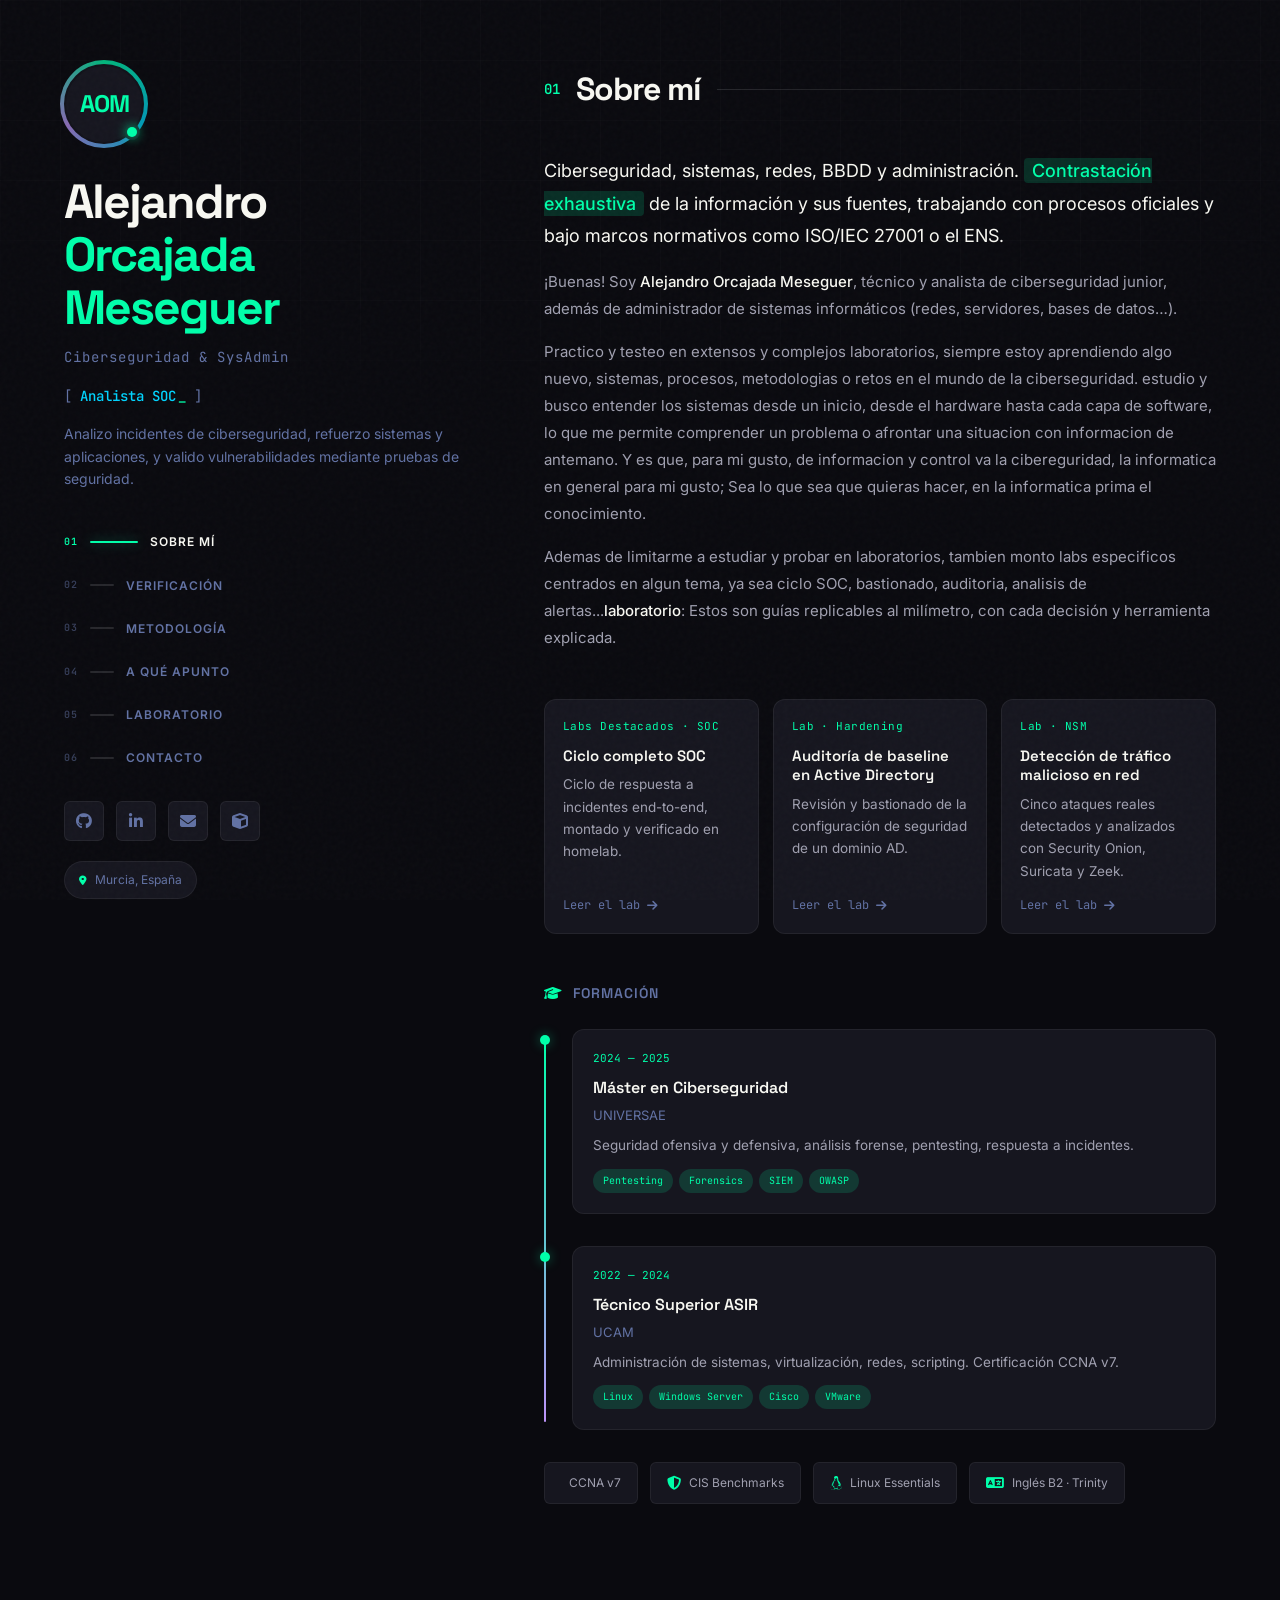
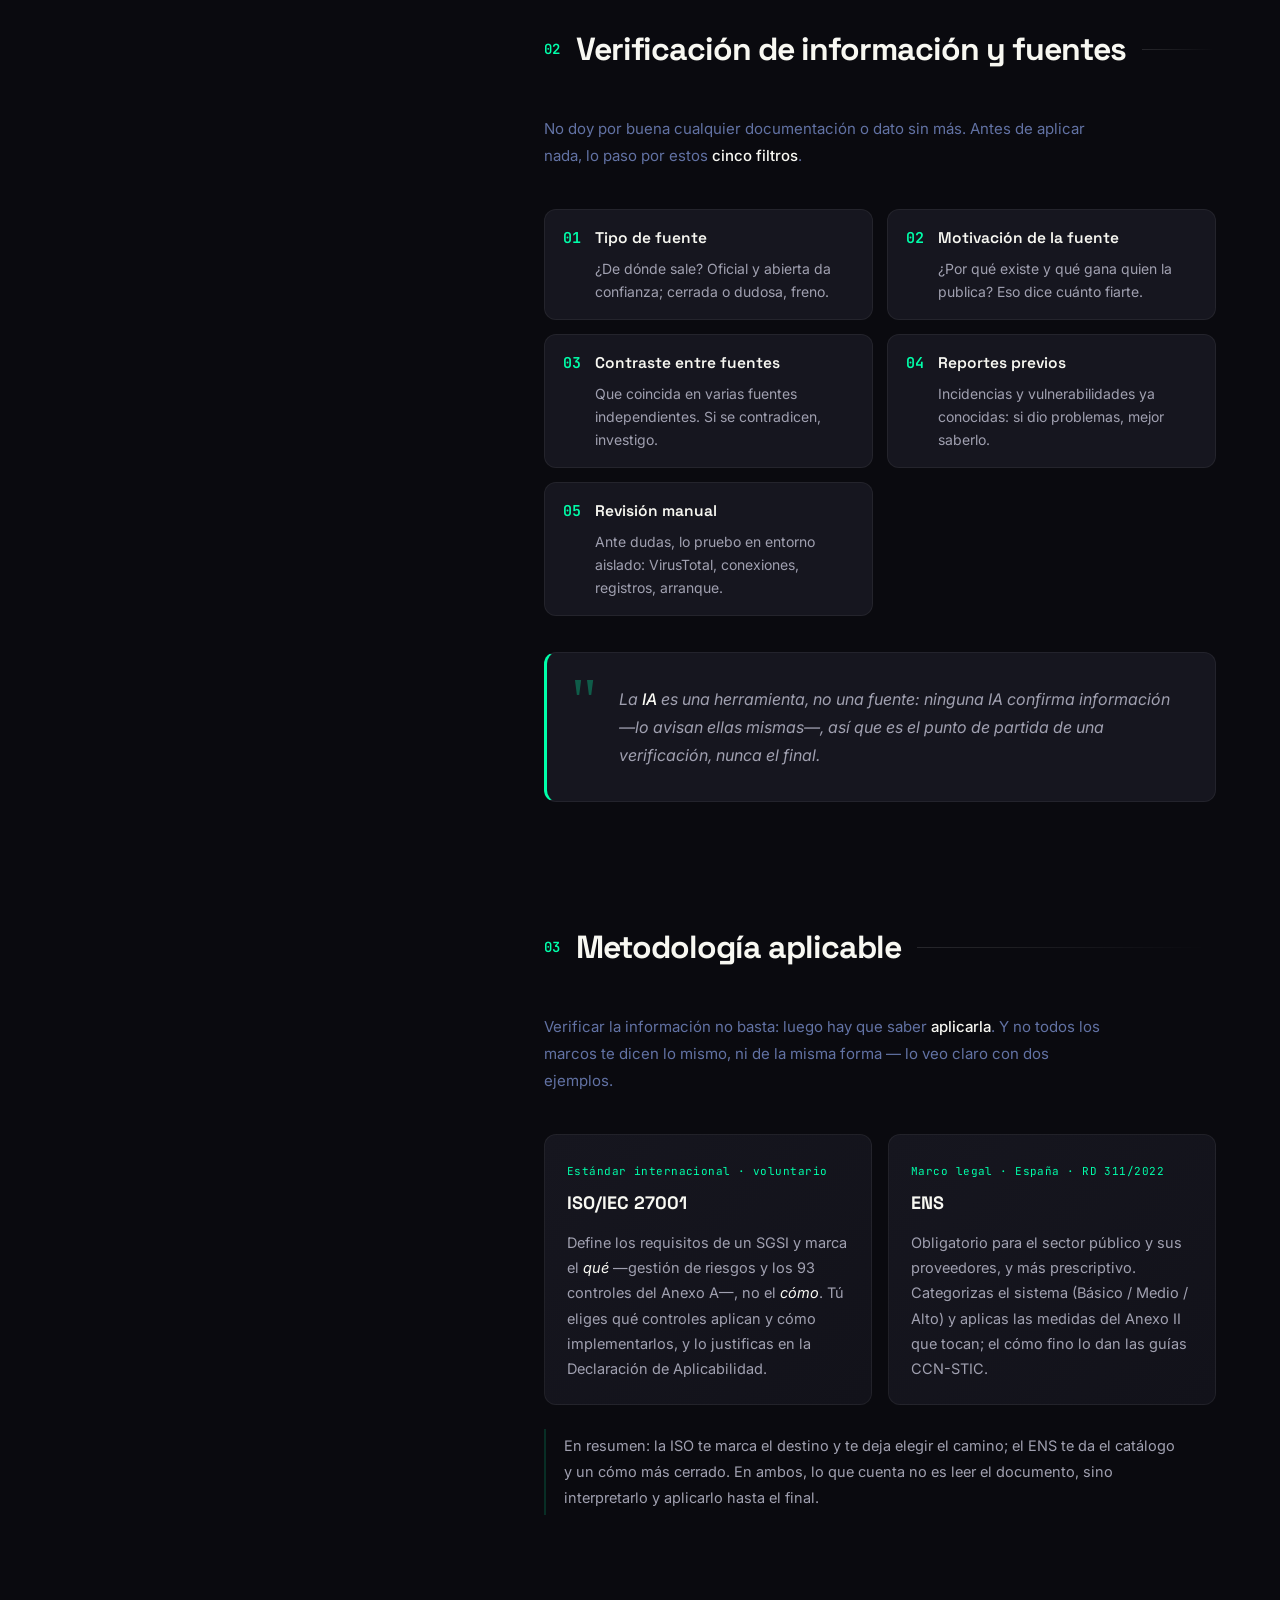
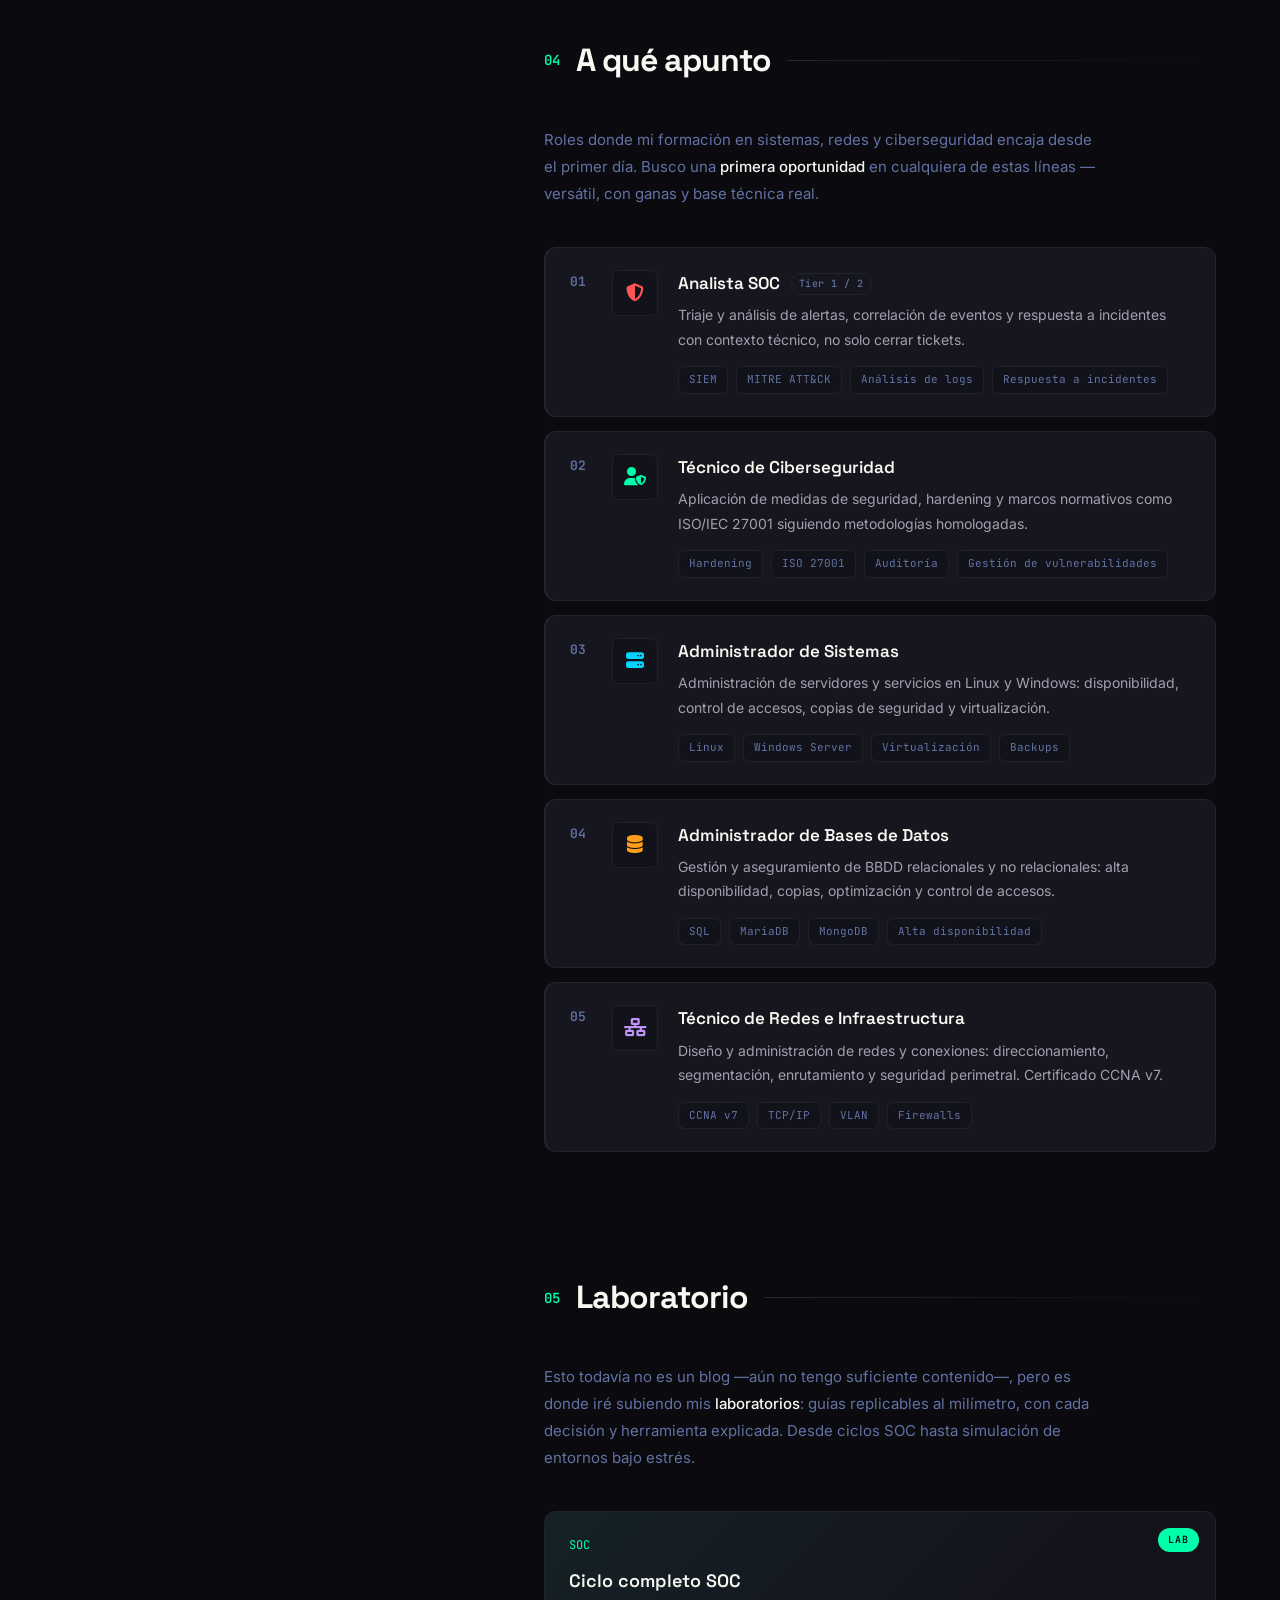
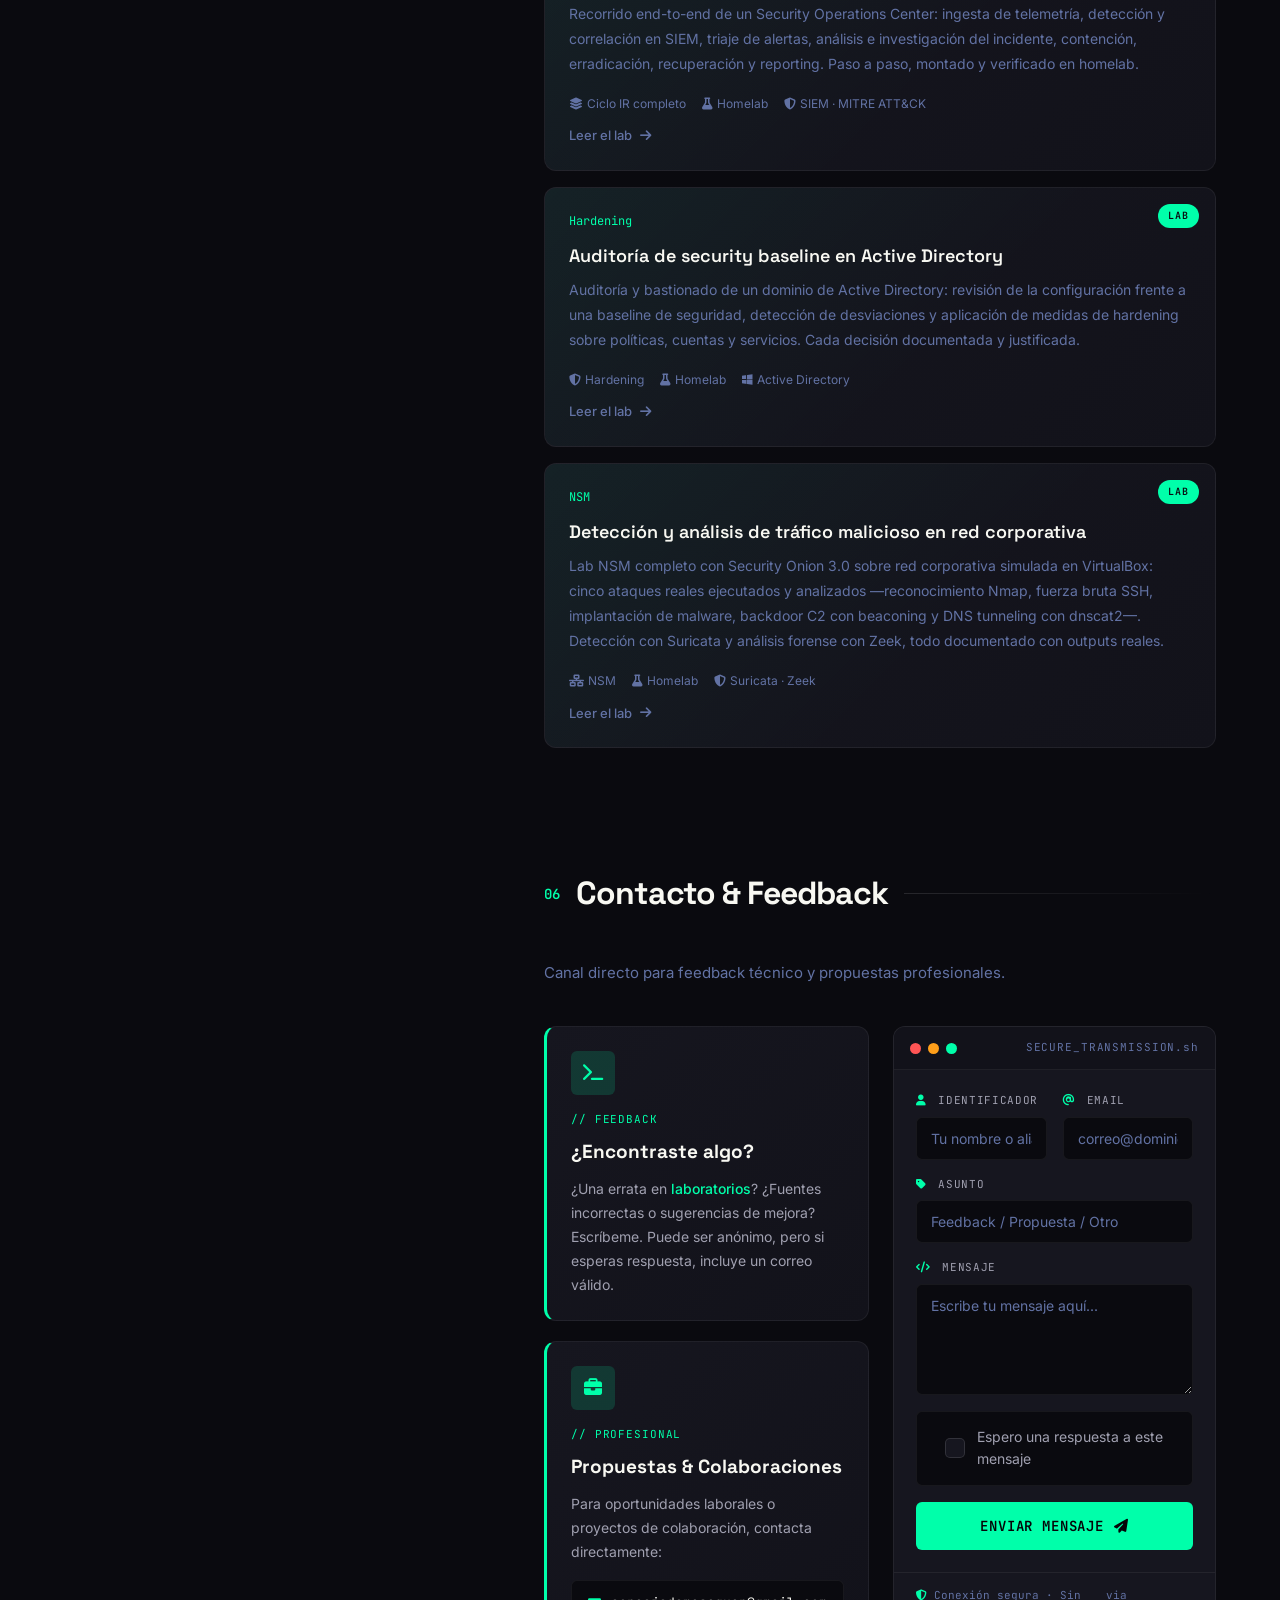
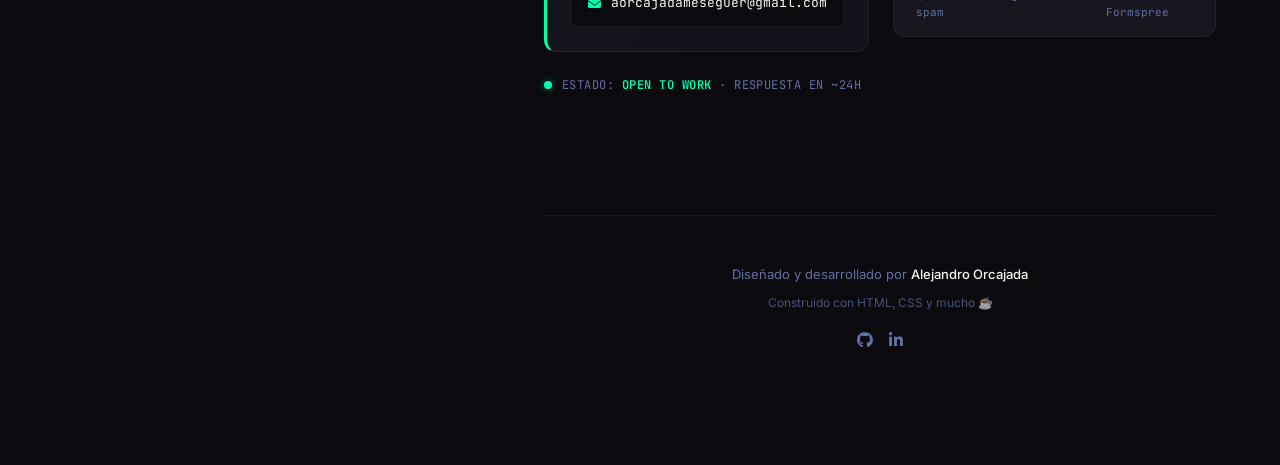
<file: index.html>
<!DOCTYPE html>
<html lang="es">
<head>
  <meta charset="utf-8"/>
  <meta name="viewport" content="width=device-width, initial-scale=1"/>
  <title>Alejandro Orcajada | Ciberseguridad & SysAdmin</title>
  <meta name="description" content="Junior SysAdmin y Ciberseguridad. Técnico ASIR con Máster en Ciberseguridad buscando primera oportunidad profesional."/>
  <meta name="theme-color" content="#0a0a0f"/>

  <link rel="preconnect" href="https://fonts.googleapis.com">
  <link rel="preconnect" href="https://fonts.gstatic.com" crossorigin>
  <link href="https://fonts.googleapis.com/css2?family=Space+Grotesk:wght@400;500;600;700&family=JetBrains+Mono:wght@400;500;600&family=Inter:wght@400;500&display=swap" rel="stylesheet">
  <link rel="stylesheet" href="https://cdnjs.cloudflare.com/ajax/libs/font-awesome/6.5.0/css/all.min.css"/>
  <link rel="stylesheet" href="style.css"/>
</head>
<body>

  <!-- ============================================
       PRELOADER · Secuencia de arranque
       ============================================ -->
  <div id="boot" class="boot" aria-hidden="true">
    <div class="boot-term">
      <div class="boot-prompt"><span class="boot-user">aom-sec</span>:~$ ./init</div>
      <ul class="boot-lines">
        <li><span class="ok">[ OK ]</span> Inicializando kernel...</li>
        <li><span class="ok">[ OK ]</span> Cargando perfil :: Alejandro Orcajada</li>
        <li><span class="ok">[ OK ]</span> Montando módulos: SOC · Hardening · Redes · BBDD</li>
        <li><span class="ok">[ OK ]</span> Verificando integridad del sistema...</li>
        <li><span class="ok">[ OK ]</span> Estableciendo conexión segura (TLS)...</li>
      </ul>
      <div class="boot-bar"><span></span></div>
      <div class="boot-granted">root@aom-sec:~# Acceso concedido. Bienvenido<span class="boot-cursor">_</span></div>
    </div>
  </div>
  <script>
    (function () {
      var boot = document.getElementById('boot');
      if (!boot) return;
      var reduce = window.matchMedia && window.matchMedia('(prefers-reduced-motion: reduce)').matches;
      if (reduce) { boot.parentNode && boot.parentNode.removeChild(boot); return; }
      document.documentElement.style.overflow = 'hidden';
      document.body.style.overflow = 'hidden';
      setTimeout(function () {
        document.documentElement.style.overflow = '';
        document.body.style.overflow = '';
        if (boot.parentNode) boot.parentNode.removeChild(boot);
      }, 3500);
    })();
  </script>
  
  <!-- Noise overlay -->
  <div class="noise"></div>
  
  <!-- Grid background -->
  <div class="grid-bg"></div>
  
  <!-- Spotlight effect -->
  <div class="spotlight" id="spotlight"></div>

  <!-- ============================================
       BARRA + MENÚ MÓVIL
       ============================================ -->
  <div class="mnav-bar">
    <a href="#about" class="mnav-brand"><span class="mnav-mono">AOM</span>Alejandro Orcajada Meseguer</a>
    <button class="mnav-toggle" id="mnav-toggle" aria-label="Abrir menú" aria-expanded="false" aria-controls="mnav-menu">
      <span></span><span></span><span></span>
    </button>
  </div>

  <div class="mnav-menu" id="mnav-menu">
    <span class="mnav-label">Navegación</span>
    <nav class="mnav-links">
      <a href="#about"><span class="mnav-num">01</span><span>Sobre mí</span></a>
      <a href="#verificacion"><span class="mnav-num">02</span><span>Verificación</span></a>
      <a href="#metodologia"><span class="mnav-num">03</span><span>Metodología</span></a>
      <a href="#puestos"><span class="mnav-num">04</span><span>A qué apunto</span></a>
      <a href="#blog"><span class="mnav-num">05</span><span>Laboratorio</span></a>
      <a href="#contacto"><span class="mnav-num">06</span><span>Contacto</span></a>
    </nav>
    <div class="mnav-foot">
      <a href="https://github.com/tuusuario" target="_blank" rel="noopener" aria-label="GitHub"><i class="fab fa-github"></i></a>
      <a href="https://linkedin.com/in/tuusuario" target="_blank" rel="noopener" aria-label="LinkedIn"><i class="fab fa-linkedin-in"></i></a>
      <a href="#contacto" aria-label="Email"><i class="fas fa-envelope"></i></a>
    </div>
  </div>

  <div class="layout">
    
    <!-- ============================================
         COLUMNA IZQUIERDA - SIDEBAR
         ============================================ -->
    <header class="sidebar">
      <div class="sidebar-content">
        
        <!-- Avatar con ring animado -->
        <div class="avatar-container">
          <div class="avatar">
            <div class="avatar-ring"></div>
            <div class="avatar-inner">
              <span class="avatar-icon">AOM</span>
            </div>
            <div class="avatar-status">
              <span class="status-ping"></span>
            </div>
          </div>
        </div>

        <!-- Identidad -->
        <div class="identity">
          <h1 class="name">
            <span class="name-line">Alejandro</span>
            <span class="name-line accent">Orcajada</span>
            <span class="name-line accent">Meseguer</span>
          </h1>
          <p class="subtitle">Ciberseguridad & SysAdmin</p>
          <div class="role-container">
            <span class="role-bracket">[</span>
            <h2 class="role">
              <span class="role-text" id="typed-role"></span>
              <span class="cursor">_</span>
            </h2>
            <span class="role-bracket">]</span>
          </div>
          <p class="tagline">Analizo incidentes de ciberseguridad, refuerzo sistemas y aplicaciones, y valido vulnerabilidades mediante pruebas de seguridad.</p>
        </div>

        <!-- Navegación -->
        <nav class="nav">
          <a href="#about" class="nav-link active">
            <span class="nav-number">01</span>
            <span class="nav-indicator"></span>
            <span class="nav-text">Sobre mí</span>
          </a>
          <a href="#verificacion" class="nav-link">
            <span class="nav-number">02</span>
            <span class="nav-indicator"></span>
            <span class="nav-text">Verificación</span>
          </a>
          <a href="#metodologia" class="nav-link">
            <span class="nav-number">03</span>
            <span class="nav-indicator"></span>
            <span class="nav-text">Metodología</span>
          </a>
          <a href="#puestos" class="nav-link">
            <span class="nav-number">04</span>
            <span class="nav-indicator"></span>
            <span class="nav-text">A qué apunto</span>
          </a>
          <a href="#blog" class="nav-link">
            <span class="nav-number">05</span>
            <span class="nav-indicator"></span>
            <span class="nav-text">Laboratorio</span>
          </a>
          <a href="#contacto" class="nav-link">
            <span class="nav-number">06</span>
            <span class="nav-indicator"></span>
            <span class="nav-text">Contacto</span>
          </a>
        </nav>

        <!-- Links Sociales -->
        <div class="social-links">
          <a href="https://github.com/tuusuario" target="_blank" rel="noopener" aria-label="GitHub" class="social-link" data-tooltip="GitHub">
            <i class="fab fa-github"></i>
          </a>
          <a href="https://linkedin.com/in/tuusuario" target="_blank" rel="noopener" aria-label="LinkedIn" class="social-link" data-tooltip="LinkedIn">
            <i class="fab fa-linkedin-in"></i>
          </a>
          <a href="/cdn-cgi/l/email-protection#2e4f424b444f404a5c416e4b564f435e424b004d4143" aria-label="Email" class="social-link" data-tooltip="Email">
            <i class="fas fa-envelope"></i>
          </a>
          <a href="https://hackthebox.com" target="_blank" rel="noopener" aria-label="HackTheBox" class="social-link" data-tooltip="HackTheBox">
            <i class="fas fa-cube"></i>
          </a>
        </div>

        <!-- Location badge -->
        <div class="location-badge">
          <i class="fas fa-map-marker-alt"></i>
          <span>Murcia, España</span>
        </div>

      </div>
    </header>

    <!-- ============================================
         COLUMNA DERECHA - MAIN CONTENT
         ============================================ -->
    <main class="main-content" id="content">

      <!-- ========== SOBRE MÍ ========== -->
      <section id="about" class="section">
        <div class="section-header">
          <span class="section-number">01</span>
          <h2 class="section-title">Sobre mí</h2>
          <div class="section-line"></div>
        </div>
        
<div class="about-content">
  <p class="about-lead">
    Ciberseguridad, sistemas, redes, BBDD y administración. <span class="highlight-box">Contrastación exhaustiva</span>
    de la información y sus fuentes, trabajando con procesos oficiales y bajo marcos normativos como ISO/IEC 27001 o el ENS.
  </p>

  <p>
    ¡Buenas! Soy <span class="highlight">Alejandro Orcajada Meseguer</span>, técnico y analista de
    ciberseguridad junior, además de administrador de sistemas informáticos (redes, servidores, bases de datos…).
  </p>

  <p>
    Practico y testeo en extensos y complejos laboratorios, siempre estoy aprendiendo algo nuevo, sistemas, procesos, metodologias o retos en el mundo de la ciberseguridad.
    estudio y busco entender los sistemas desde un inicio, desde  el hardware hasta cada capa de software, lo que me permite comprender un problema o afrontar una situacion con informacion de antemano.
    Y es que, para mi gusto, de informacion y control va la cibereguridad, la informatica en general para mi gusto; Sea lo que sea que quieras hacer, en la informatica prima el conocimiento.
  </p>
  <p>
    Ademas de limitarme a estudiar y probar en laboratorios, tambien monto labs especificos centrados en algun tema, ya sea ciclo SOC, bastionado, auditoria, analisis de alertas...<span class="highlight">laboratorio</span>:
    Estos son guías replicables al milímetro, con cada decisión y herramienta explicada.
  </p>
</div>


        <!-- Labs destacados -->
        <div class="lab-mini-grid">
          <a href="labs/Ciclo soc nist sp/ciclo_completo_soc_nistsp.html" class="lab-mini">
            <span class="lab-mini-badge">Labs Destacados · SOC</span>
            <h4 class="lab-mini-title">Ciclo completo SOC</h4>
            <p class="lab-mini-desc">Ciclo de respuesta a incidentes end-to-end, montado y verificado en homelab.</p>
            <span class="lab-mini-arrow">Leer el lab <i class="fas fa-arrow-right"></i></span>
          </a>
          <a href="labs/auditoria_security_baseline_ad/auditoria_security_baseline_ad.html" class="lab-mini">
            <span class="lab-mini-badge">Lab · Hardening</span>
            <h4 class="lab-mini-title">Auditoría de baseline en Active Directory</h4>
            <p class="lab-mini-desc">Revisión y bastionado de la configuración de seguridad de un dominio AD.</p>
            <span class="lab-mini-arrow">Leer el lab <i class="fas fa-arrow-right"></i></span>
          </a>
          <a href="labs/Deteccion y Analisis de trafico malicioso en red corporativa/analisis_trafico_malicioso_AD.html" class="lab-mini">
            <span class="lab-mini-badge">Lab · NSM</span>
            <h4 class="lab-mini-title">Detección de tráfico malicioso en red</h4>
            <p class="lab-mini-desc">Cinco ataques reales detectados y analizados con Security Onion, Suricata y Zeek.</p>
            <span class="lab-mini-arrow">Leer el lab <i class="fas fa-arrow-right"></i></span>
          </a>
        </div>


        <!-- Formación con timeline -->
        <div class="formation-section">
          <h3 class="subsection-title">
            <i class="fas fa-graduation-cap"></i>
            Formación
          </h3>
          
          <div class="timeline">
            <div class="timeline-item">
              <div class="timeline-marker"></div>
              <div class="timeline-content">
                <span class="timeline-date">2024 — 2025</span>
                <h4 class="timeline-title">Máster en Ciberseguridad</h4>
                <span class="timeline-org">UNIVERSAE</span>
                <p class="timeline-desc">Seguridad ofensiva y defensiva, análisis forense, pentesting, respuesta a incidentes.</p>
                <div class="timeline-tags">
                  <span>Pentesting</span>
                  <span>Forensics</span>
                  <span>SIEM</span>
                  <span>OWASP</span>
                </div>
              </div>
            </div>

            <div class="timeline-item">
              <div class="timeline-marker"></div>
              <div class="timeline-content">
                <span class="timeline-date">2022 — 2024</span>
                <h4 class="timeline-title">Técnico Superior ASIR</h4>
                <span class="timeline-org">UCAM</span>
                <p class="timeline-desc">Administración de sistemas, virtualización, redes, scripting. Certificación CCNA v7.</p>
                <div class="timeline-tags">
                  <span>Linux</span>
                  <span>Windows Server</span>
                  <span>Cisco</span>
                  <span>VMware</span>
                </div>
              </div>
            </div>
          </div>

          <!-- Certificaciones -->
          <div class="certs-section">
            <div class="cert-badge">
              <i class="fab fa-cisco"></i>
              <span>CCNA v7</span>
            </div>
            <div class="cert-badge">
              <i class="fas fa-shield-halved"></i>
              <span>CIS Benchmarks</span>
            </div>
            <div class="cert-badge">
              <i class="fab fa-linux"></i>
              <span>Linux Essentials</span>
            </div>
            <div class="cert-badge">
              <i class="fas fa-language"></i>
              <span>Inglés B2 · Trinity</span>
            </div>
          </div>
        </div>

      </section>

      <!-- ========== VERIFICACIÓN DE INFORMACIÓN ========== -->
      <section id="verificacion" class="section">
        <div class="section-header">
          <span class="section-number">02</span>
          <h2 class="section-title">Verificación de información y fuentes</h2>
          <div class="section-line"></div>
        </div>

        <p class="section-intro">
          No doy por buena cualquier documentación o dato sin más. Antes de aplicar nada, lo paso por estos
          <span class="highlight">cinco filtros</span>.
        </p>

        <div class="verify-steps">
          <div class="verify-step">
            <span class="verify-num">01</span>
            <div class="verify-body">
              <h4>Tipo de fuente</h4>
              <p>¿De dónde sale? Oficial y abierta da confianza; cerrada o dudosa, freno.</p>
            </div>
          </div>
          <div class="verify-step">
            <span class="verify-num">02</span>
            <div class="verify-body">
              <h4>Motivación de la fuente</h4>
              <p>¿Por qué existe y qué gana quien la publica? Eso dice cuánto fiarte.</p>
            </div>
          </div>
          <div class="verify-step">
            <span class="verify-num">03</span>
            <div class="verify-body">
              <h4>Contraste entre fuentes</h4>
              <p>Que coincida en varias fuentes independientes. Si se contradicen, investigo.</p>
            </div>
          </div>
          <div class="verify-step">
            <span class="verify-num">04</span>
            <div class="verify-body">
              <h4>Reportes previos</h4>
              <p>Incidencias y vulnerabilidades ya conocidas: si dio problemas, mejor saberlo.</p>
            </div>
          </div>
          <div class="verify-step">
            <span class="verify-num">05</span>
            <div class="verify-body">
              <h4>Revisión manual</h4>
              <p>Ante dudas, lo pruebo en entorno aislado: VirusTotal, conexiones, registros, arranque.</p>
            </div>
          </div>
        </div>

        <blockquote class="method-quote">
          <div class="quote-mark">"</div>
          <p>La <span class="highlight">IA</span> es una herramienta, no una fuente: ninguna IA confirma
          información —lo avisan ellas mismas—, así que es el punto de partida de una verificación, nunca el final.</p>
        </blockquote>

      </section>

      <!-- ========== METODOLOGÍA APLICABLE ========== -->
      <section id="metodologia" class="section">
        <div class="section-header">
          <span class="section-number">03</span>
          <h2 class="section-title">Metodología aplicable</h2>
          <div class="section-line"></div>
        </div>

        <p class="section-intro">
          Verificar la información no basta: luego hay que saber <span class="highlight">aplicarla</span>.
          Y no todos los marcos te dicen lo mismo, ni de la misma forma — lo veo claro con dos ejemplos.
        </p>

        <div class="norm-grid">
          <div class="norm-card">
            <span class="norm-tag">Estándar internacional · voluntario</span>
            <h4>ISO/IEC 27001</h4>
            <p>Define los requisitos de un SGSI y marca el <em>qué</em> —gestión de riesgos y los 93 controles del Anexo A—, no el <em>cómo</em>. Tú eliges qué controles aplican y cómo implementarlos, y lo justificas en la Declaración de Aplicabilidad.</p>
          </div>
          <div class="norm-card">
            <span class="norm-tag">Marco legal · España · RD 311/2022</span>
            <h4>ENS</h4>
            <p>Obligatorio para el sector público y sus proveedores, y más prescriptivo. Categorizas el sistema (Básico / Medio / Alto) y aplicas las medidas del Anexo II que tocan; el cómo fino lo dan las guías CCN-STIC.</p>
          </div>
        </div>

        <p class="method-takeaway">
          En resumen: la ISO te marca el destino y te deja elegir el camino; el ENS te da el catálogo y un cómo
          más cerrado. En ambos, lo que cuenta no es leer el documento, sino interpretarlo y aplicarlo hasta el final.
        </p>

      </section>

<!-- ========== A QUÉ APUNTO ========== -->
      <section id="puestos" class="section">
        <div class="section-header">
          <span class="section-number">04</span>
          <h2 class="section-title">A qué apunto</h2>
          <div class="section-line"></div>
        </div>

        <p class="section-intro">
          Roles donde mi formación en sistemas, redes y ciberseguridad encaja desde el
          primer día. Busco una <span class="highlight">primera oportunidad</span> en
          cualquiera de estas líneas — versátil, con ganas y base técnica real.
        </p>

        <div class="roles-grid">

          <article class="role-card" data-color="red">
            <div class="role-glow"></div>
            <div class="role-index">01</div>
            <div class="role-icon"><i class="fas fa-shield-halved"></i></div>
            <div class="role-body">
              <h3 class="role-title">Analista SOC <span class="role-tier">Tier 1 / 2</span></h3>
              <p class="role-desc">Triaje y análisis de alertas, correlación de eventos y respuesta a incidentes con contexto técnico, no solo cerrar tickets.</p>
              <div class="role-tags">
                <span>SIEM</span><span>MITRE ATT&amp;CK</span><span>Análisis de logs</span><span>Respuesta a incidentes</span>
              </div>
            </div>
          </article>

          <article class="role-card" data-color="green">
            <div class="role-glow"></div>
            <div class="role-index">02</div>
            <div class="role-icon"><i class="fas fa-user-shield"></i></div>
            <div class="role-body">
              <h3 class="role-title">Técnico de Ciberseguridad</h3>
              <p class="role-desc">Aplicación de medidas de seguridad, hardening y marcos normativos como ISO/IEC 27001 siguiendo metodologías homologadas.</p>
              <div class="role-tags">
                <span>Hardening</span><span>ISO 27001</span><span>Auditoría</span><span>Gestión de vulnerabilidades</span>
              </div>
            </div>
          </article>

          <article class="role-card" data-color="cyan">
            <div class="role-glow"></div>
            <div class="role-index">03</div>
            <div class="role-icon"><i class="fas fa-server"></i></div>
            <div class="role-body">
              <h3 class="role-title">Administrador de Sistemas</h3>
              <p class="role-desc">Administración de servidores y servicios en Linux y Windows: disponibilidad, control de accesos, copias de seguridad y virtualización.</p>
              <div class="role-tags">
                <span>Linux</span><span>Windows Server</span><span>Virtualización</span><span>Backups</span>
              </div>
            </div>
          </article>

          <article class="role-card" data-color="orange">
            <div class="role-glow"></div>
            <div class="role-index">04</div>
            <div class="role-icon"><i class="fas fa-database"></i></div>
            <div class="role-body">
              <h3 class="role-title">Administrador de Bases de Datos</h3>
              <p class="role-desc">Gestión y aseguramiento de BBDD relacionales y no relacionales: alta disponibilidad, copias, optimización y control de accesos.</p>
              <div class="role-tags">
                <span>SQL</span><span>MariaDB</span><span>MongoDB</span><span>Alta disponibilidad</span>
              </div>
            </div>
          </article>

          <article class="role-card" data-color="purple">
            <div class="role-glow"></div>
            <div class="role-index">05</div>
            <div class="role-icon"><i class="fas fa-network-wired"></i></div>
            <div class="role-body">
              <h3 class="role-title">Técnico de Redes e Infraestructura</h3>
              <p class="role-desc">Diseño y administración de redes y conexiones: direccionamiento, segmentación, enrutamiento y seguridad perimetral. Certificado CCNA v7.</p>
              <div class="role-tags">
                <span>CCNA v7</span><span>TCP/IP</span><span>VLAN</span><span>Firewalls</span>
              </div>
            </div>
          </article>

        </div>

      </section>

      <!-- ========== LABORATORIO ========== -->
      <section id="blog" class="section">
        <div class="section-header">
          <span class="section-number">05</span>
          <h2 class="section-title">Laboratorio</h2>
          <div class="section-line"></div>
        </div>

        <p class="section-intro">
          Esto todavía no es un blog —aún no tengo suficiente contenido—, pero es donde iré subiendo mis
          <span class="highlight">laboratorios</span>: guías replicables al milímetro, con cada decisión y
          herramienta explicada. Desde ciclos SOC hasta simulación de entornos bajo estrés.
        </p>

        <div class="blog-grid">
          <article class="blog-card featured">
            <span class="blog-badge">Lab</span>
            <a href="labs/Ciclo soc nist sp/ciclo_completo_soc_nistsp.html" class="blog-card-inner">
              <span class="blog-year">SOC</span>
              <h3 class="blog-title">Ciclo completo SOC</h3>
              <p class="blog-excerpt">
                Recorrido end-to-end de un Security Operations Center: ingesta de telemetría, detección y
                correlación en SIEM, triaje de alertas, análisis e investigación del incidente, contención,
                erradicación, recuperación y reporting. Paso a paso, montado y verificado en homelab.
              </p>
              <div class="blog-meta">
                <span><i class="fas fa-layer-group"></i>Ciclo IR completo</span>
                <span><i class="fas fa-flask"></i>Homelab</span>
                <span><i class="fas fa-shield-halved"></i>SIEM · MITRE ATT&amp;CK</span>
              </div>
              <span class="blog-arrow">
                <span>Leer el lab</span>
                <i class="fas fa-arrow-right"></i>
              </span>
            </a>
          </article>

          <article class="blog-card featured">
            <span class="blog-badge">Lab</span>
            <a href="labs/auditoria_security_baseline_ad/auditoria_security_baseline_ad.html" class="blog-card-inner">
              <span class="blog-year">Hardening</span>
              <h3 class="blog-title">Auditoría de security baseline en Active Directory</h3>
              <p class="blog-excerpt">
                Auditoría y bastionado de un dominio de Active Directory: revisión de la configuración frente a
                una baseline de seguridad, detección de desviaciones y aplicación de medidas de hardening sobre
                políticas, cuentas y servicios. Cada decisión documentada y justificada.
              </p>
              <div class="blog-meta">
                <span><i class="fas fa-shield-halved"></i>Hardening</span>
                <span><i class="fas fa-flask"></i>Homelab</span>
                <span><i class="fab fa-windows"></i>Active Directory</span>
              </div>
              <span class="blog-arrow">
                <span>Leer el lab</span>
                <i class="fas fa-arrow-right"></i>
              </span>
            </a>
          </article>

          <article class="blog-card featured">
            <span class="blog-badge">Lab</span>
            <a href="labs/Deteccion y Analisis de trafico malicioso en red corporativa/analisis_trafico_malicioso_AD.html" class="blog-card-inner">
              <span class="blog-year">NSM</span>
              <h3 class="blog-title">Detección y análisis de tráfico malicioso en red corporativa</h3>
              <p class="blog-excerpt">
                Lab NSM completo con Security Onion 3.0 sobre red corporativa simulada en VirtualBox: cinco
                ataques reales ejecutados y analizados —reconocimiento Nmap, fuerza bruta SSH, implantación de
                malware, backdoor C2 con beaconing y DNS tunneling con dnscat2—. Detección con Suricata y análisis
                forense con Zeek, todo documentado con outputs reales.
              </p>
              <div class="blog-meta">
                <span><i class="fas fa-network-wired"></i>NSM</span>
                <span><i class="fas fa-flask"></i>Homelab</span>
                <span><i class="fas fa-shield-halved"></i>Suricata · Zeek</span>
              </div>
              <span class="blog-arrow">
                <span>Leer el lab</span>
                <i class="fas fa-arrow-right"></i>
              </span>
            </a>
          </article>
        </div>

      </section>

      <!-- ========== CONTACTO ========== -->
      <section id="contacto" class="section">
        <div class="section-header">
          <span class="section-number">06</span>
          <h2 class="section-title">Contacto &amp; Feedback</h2>
          <div class="section-line"></div>
        </div>

        <p class="section-intro">
          Canal directo para feedback técnico y propuestas profesionales.
        </p>

        <div class="ct-grid">

          <!-- Columna info -->
          <div class="ct-info">
            <div class="ct-card">
              <div class="ct-card-icon"><i class="fas fa-terminal"></i></div>
              <span class="ct-tag">// FEEDBACK</span>
              <h3 class="ct-card-title">¿Encontraste algo?</h3>
              <p class="ct-card-text">
                ¿Una errata en <span class="ct-hl">laboratorios</span>?
                ¿Fuentes incorrectas o sugerencias de mejora? Escríbeme. Puede ser anónimo, pero si
                esperas respuesta, incluye un correo válido.
              </p>
            </div>

            <div class="ct-card">
              <div class="ct-card-icon"><i class="fas fa-briefcase"></i></div>
              <span class="ct-tag">// PROFESIONAL</span>
              <h3 class="ct-card-title">Propuestas &amp; Colaboraciones</h3>
              <p class="ct-card-text">
                Para oportunidades laborales o proyectos de colaboración, contacta directamente:
              </p>
              <a class="ct-mail" href="mailto:aorcajadameseguer@gmail.com">
                <i class="fas fa-envelope"></i><span>aorcajadameseguer@gmail.com</span>
              </a>
            </div>

            <div class="ct-status">
              <span class="ct-status-dot"></span>
              <span>ESTADO: <strong>OPEN TO WORK</strong> · RESPUESTA EN ~24H</span>
            </div>
          </div>

          <!-- Columna formulario (terminal) -->
          <div class="ct-term">
            <div class="ct-term-bar">
              <span class="ct-dots"><i></i><i></i><i></i></span>
              <span class="ct-term-name">SECURE_TRANSMISSION.sh</span>
            </div>

            <form class="ct-form" action="https://formspree.io/f/TU_FORM_ID" method="POST">
              <div class="ct-row">
                <div class="ct-field">
                  <label><i class="fas fa-user"></i> IDENTIFICADOR</label>
                  <input type="text" name="nombre" placeholder="Tu nombre o alias">
                </div>
                <div class="ct-field">
                  <label><i class="fas fa-at"></i> EMAIL</label>
                  <input type="email" name="email" placeholder="correo@dominio.com">
                </div>
              </div>

              <div class="ct-field">
                <label><i class="fas fa-tag"></i> ASUNTO</label>
                <input type="text" name="asunto" placeholder="Feedback / Propuesta / Otro">
              </div>

              <div class="ct-field">
                <label><i class="fas fa-code"></i> MENSAJE</label>
                <textarea name="mensaje" rows="5" placeholder="Escribe tu mensaje aquí..."></textarea>
              </div>

              <label class="ct-check">
                <input type="checkbox" name="espera_respuesta">
                <span class="ct-check-box"></span>
                <span>Espero una respuesta a este mensaje</span>
              </label>

              <button type="submit" class="ct-send">
                <span>ENVIAR MENSAJE</span> <i class="fas fa-paper-plane"></i>
              </button>
            </form>

            <div class="ct-term-foot">
              <span><i class="fas fa-shield-halved"></i> Conexión segura · Sin spam</span>
              <span class="ct-foot-right">via Formspree</span>
            </div>
          </div>

        </div>

      </section>

      <!-- Footer -->
      <footer class="footer">
        <div class="footer-content">
          <p class="footer-credit">
            Diseñado y desarrollado por <span class="highlight">Alejandro Orcajada</span>
          </p>
          <p class="footer-tech">
            Construido con HTML, CSS y mucho ☕
          </p>
          <div class="footer-links">
            <a href="https://github.com/tuusuario" target="_blank" rel="noopener">
              <i class="fab fa-github"></i>
            </a>
            <a href="https://linkedin.com/in/tuusuario" target="_blank" rel="noopener">
              <i class="fab fa-linkedin-in"></i>
            </a>
          </div>
        </div>
      </footer>

    </main>

  </div>

  <!-- ============================================
       PANEL MODAL
       ============================================ -->
  <div class="panel-overlay" id="panel-overlay"></div>
  <div class="panel-modal" id="panel-modal">
    <div class="panel-modal-content">
      <button class="panel-close" id="panel-close">
        <i class="fas fa-times"></i>
      </button>
      
      <div class="panel-header">
        <div class="panel-icon" id="panel-icon"></div>
        <h3 class="panel-title" id="panel-title">Título</h3>
        <p class="panel-subtitle" id="panel-subtitle">Subtítulo</p>
      </div>

      <div class="panel-body">
        <p class="panel-description" id="panel-description">Descripción</p>
        
        <div class="panel-section">
          <h4 class="panel-section-title">
            <i class="fas fa-code"></i>
            Tecnologías
          </h4>
          <div class="panel-tags" id="panel-tags"></div>
        </div>

        <div class="panel-section">
          <h4 class="panel-section-title">
            <i class="fas fa-check-circle"></i>
            Lo que puedo hacer
          </h4>
          <ul class="panel-skills" id="panel-skills"></ul>
        </div>

        <div class="panel-section">
          <h4 class="panel-section-title">
            <i class="fas fa-toolbox"></i>
            Herramientas
          </h4>
          <div class="panel-tools" id="panel-tools"></div>
        </div>
      </div>

      <div class="panel-footer">
        <a href="#blog" class="panel-btn" id="panel-btn">
          <span>Ver artículos relacionados</span>
          <i class="fas fa-arrow-right"></i>
        </a>
      </div>
    </div>
  </div>

  <script>
    // =============================================
    // TYPING EFFECT
    // =============================================
    const roles = ['Analista SOC', 'Técnico de Ciberseguridad', 'SysAdmin', 'Administrador de BBDD', 'Técnico de Redes'];
    let roleIndex = 0;
    let charIndex = 0;
    let isDeleting = false;
    const typedRole = document.getElementById('typed-role');

    function typeRole() {
      const currentRole = roles[roleIndex];
      if (isDeleting) {
        typedRole.textContent = currentRole.substring(0, charIndex - 1);
        charIndex--;
      } else {
        typedRole.textContent = currentRole.substring(0, charIndex + 1);
        charIndex++;
      }
      let typeSpeed = isDeleting ? 50 : 100;
      if (!isDeleting && charIndex === currentRole.length) {
        typeSpeed = 2000; isDeleting = true;
      } else if (isDeleting && charIndex === 0) {
        isDeleting = false;
        roleIndex = (roleIndex + 1) % roles.length;
        typeSpeed = 500;
      }
      setTimeout(typeRole, typeSpeed);
    }
    typeRole();

    // =============================================
    // SPOTLIGHT
    // =============================================
    document.addEventListener('mousemove', (e) => {
      const spotlight = document.getElementById('spotlight');
      spotlight.style.background = `radial-gradient(800px at ${e.clientX}px ${e.clientY}px, rgba(0,255,170,0.04), transparent 60%)`;
    });

    // =============================================
    // ACTIVE NAV ON SCROLL
    // =============================================
    const sections = document.querySelectorAll('section[id]');
    const navLinks = document.querySelectorAll('.nav-link');
    const observer = new IntersectionObserver((entries) => {
      entries.forEach(entry => {
        if (entry.isIntersecting) {
          navLinks.forEach(link => {
            link.classList.remove('active');
            if (link.getAttribute('href') === `#${entry.target.id}`) link.classList.add('active');
          });
        }
      });
    }, { rootMargin: '-20% 0px -80% 0px' });
    sections.forEach(section => observer.observe(section));

    navLinks.forEach(link => {
      link.addEventListener('click', (e) => {
        e.preventDefault();
        document.querySelector(link.getAttribute('href')).scrollIntoView({ behavior: 'smooth' });
      });
    });

    // =============================================
    // PANEL DATA
    // =============================================
    const panelData = {
      'bases-datos': {
        icon: '<svg viewBox="0 0 24 24" fill="none" stroke="currentColor" stroke-width="1.5"><ellipse cx="12" cy="5" rx="9" ry="3"/><path d="M21 12c0 1.66-4 3-9 3s-9-1.34-9-3"/><path d="M3 5v14c0 1.66 4 3 9 3s9-1.34 9-3V5"/></svg>',
        color: 'cyan', title: 'Administración de Bases de Datos', subtitle: 'Gestión, automatización y seguridad',
        description: 'Gestión integral de sistemas de bases de datos.',
        tags: ['MySQL','PostgreSQL','SQL Server','MongoDB','Redis','MariaDB'],
        skills: ['Diseño e implementación de esquemas','Optimización de consultas','Replicación y alta disponibilidad','Backup y disaster recovery'],
        tools: [{name:'DBeaver',icon:'fa-table'},{name:'pgAdmin',icon:'fa-database'}],
        linkText: 'Ver artículos de BBDD'
      },
      'hardening': {
        icon: '<svg viewBox="0 0 24 24" fill="none" stroke="currentColor" stroke-width="1.5"><path d="M12 22s8-4 8-10V5l-8-3-8 3v7c0 6 8 10 8 10z"/><path d="M9 12l2 2 4-4"/></svg>',
        color: 'orange', title: 'Hardening de Sistemas', subtitle: 'Configuración segura y bastionado',
        description: 'Endurecimiento de sistemas operativos Linux y Windows Server.',
        tags: ['Linux','Windows Server','CIS Benchmarks','GPO','SELinux','AppArmor'],
        skills: ['Guías CIS Level 1 y Level 2','Configuración de firewalls','Políticas de grupo (GPO)','Autenticación multifactor'],
        tools: [{name:'OpenSCAP',icon:'fa-shield-halved'},{name:'Lynis',icon:'fa-search'}],
        linkText: 'Ver artículos de Hardening'
      },
      'threat-hunting': {
        icon: '<svg viewBox="0 0 24 24" fill="none" stroke="currentColor" stroke-width="1.5"><circle cx="12" cy="12" r="10"/><circle cx="12" cy="12" r="6"/><circle cx="12" cy="12" r="2"/></svg>',
        color: 'red', title: 'Threat Hunting', subtitle: 'Detección proactiva de amenazas',
        description: 'Detección proactiva de amenazas en entornos controlados.',
        tags: ['SIEM','MITRE ATT&CK','Wazuh','ELK Stack','Sigma Rules','YARA'],
        skills: ['Análisis de logs Windows/Linux','Correlación de eventos','Framework MITRE ATT&CK','Reglas de detección'],
        tools: [{name:'Wazuh',icon:'fa-eye'},{name:'Elastic SIEM',icon:'fa-chart-line'}],
        linkText: 'Ver artículos de Threat Hunting'
      }
    };

    const overlay = document.getElementById('panel-overlay');
    const modal = document.getElementById('panel-modal');
    const closeBtn = document.getElementById('panel-close');

    function openPanel(specId) {
      const data = panelData[specId];
      if (!data) return;
      modal.setAttribute('data-color', data.color);
      document.getElementById('panel-icon').innerHTML = data.icon;
      document.getElementById('panel-title').textContent = data.title;
      document.getElementById('panel-subtitle').textContent = data.subtitle;
      document.getElementById('panel-description').textContent = data.description;
      document.getElementById('panel-tags').innerHTML = data.tags.map(t => `<span class="panel-tag">${t}</span>`).join('');
      document.getElementById('panel-skills').innerHTML = data.skills.map(s => `<li><i class="fas fa-check"></i><span>${s}</span></li>`).join('');
      document.getElementById('panel-tools').innerHTML = data.tools.map(t => `<div class="panel-tool"><i class="fas ${t.icon}"></i><span>${t.name}</span></div>`).join('');
      document.getElementById('panel-btn').innerHTML = `<span>${data.linkText}</span><i class="fas fa-arrow-right"></i>`;
      overlay.classList.add('active');
      modal.classList.add('active');
      document.body.style.overflow = 'hidden';
    }

    function closePanel() {
      overlay.classList.remove('active');
      modal.classList.remove('active');
      document.body.style.overflow = '';
    }

    closeBtn.addEventListener('click', closePanel);
    overlay.addEventListener('click', closePanel);
    document.addEventListener('keydown', (e) => { if (e.key === 'Escape') closePanel(); });
    document.getElementById('panel-btn').addEventListener('click', closePanel);
    document.querySelectorAll('.bento-card[data-spec]').forEach(card => {
      card.addEventListener('click', () => openPanel(card.getAttribute('data-spec')));
    });

    // =============================================
    // SCROLL ANIMATIONS
    // =============================================
    const animateElements = document.querySelectorAll('.bento-card, .role-card, .timeline-item, .blog-card, .method-step, .stat-card');
    const animateObserver = new IntersectionObserver((entries) => {
      entries.forEach((entry, index) => {
        if (entry.isIntersecting) {
          setTimeout(() => { entry.target.classList.add('animate-in'); }, index * 80);
          animateObserver.unobserve(entry.target);
        }
      });
    }, { threshold: 0.1 });
    animateElements.forEach(el => animateObserver.observe(el));

    // =============================================
    // KB: TABS
    // =============================================
    document.querySelectorAll('.kb-tab').forEach(tab => {
      tab.addEventListener('click', () => {
        document.querySelectorAll('.kb-tab').forEach(t => t.classList.remove('active'));
        document.querySelectorAll('.kb-panel').forEach(p => p.classList.remove('active'));
        tab.classList.add('active');
        document.querySelector(`.kb-panel[data-panel="${tab.dataset.tab}"]`).classList.add('active');
      });
    });

    // =============================================
    // KB: ACCORDION
    // =============================================
    document.querySelectorAll('.kb-mod-hdr').forEach(btn => {
      btn.addEventListener('click', () => {
        const mod = btn.closest('.kb-mod');
        const isOpen = mod.classList.contains('open');
        btn.closest('.kb-panel').querySelectorAll('.kb-mod').forEach(m => m.classList.remove('open'));
        if (!isOpen) mod.classList.add('open');
      });
    });

    // =============================================
    // KB: COUNTER ANIMATION
    // =============================================
    const kbCounters = document.querySelectorAll('.kb-num[data-target]');
    const kbObs = new IntersectionObserver((entries) => {
      entries.forEach(entry => {
        if (!entry.isIntersecting) return;
        const el = entry.target;
        const target = +el.dataset.target;
        let count = 0;
        const step = Math.ceil(target / 30);
        const timer = setInterval(() => {
          count = Math.min(count + step, target);
          el.textContent = count + (target === 100 ? '%' : '+');
          if (count >= target) clearInterval(timer);
        }, 40);
        kbObs.unobserve(el);
      });
    }, { threshold: 0.5 });
    kbCounters.forEach(c => kbObs.observe(c));

    // =============================================
    // MENÚ MÓVIL
    // =============================================
    const mToggle = document.getElementById('mnav-toggle');
    const mMenu = document.getElementById('mnav-menu');

    function mOpen() {
      mMenu.classList.add('open');
      mToggle.classList.add('open');
      mToggle.setAttribute('aria-expanded', 'true');
      document.body.style.overflow = 'hidden';
    }
    function mClose() {
      mMenu.classList.remove('open');
      mToggle.classList.remove('open');
      mToggle.setAttribute('aria-expanded', 'false');
      document.body.style.overflow = '';
    }

    if (mToggle && mMenu) {
      mToggle.addEventListener('click', () => {
        mToggle.classList.contains('open') ? mClose() : mOpen();
      });

      mMenu.querySelectorAll('a[href^="#"]').forEach(a => {
        a.addEventListener('click', (e) => {
          e.preventDefault();
          const target = document.querySelector(a.getAttribute('href'));
          mClose();
          if (target) setTimeout(() => target.scrollIntoView({ behavior: 'smooth' }), 180);
        });
      });

      document.addEventListener('keydown', (e) => {
        if (e.key === 'Escape' && mMenu.classList.contains('open')) mClose();
      });
      window.addEventListener('resize', () => {
        if (window.innerWidth > 900 && mMenu.classList.contains('open')) mClose();
      });
    }
  </script>
</body>
</html>
</file>
<file: style.css>
/* =============================================
   PORTFOLIO v8.0 - CYBERSEC PROFESSIONAL
   Alejandro Orcajada - Junior SysAdmin & Ciberseguridad
   ============================================= */

/* --- VARIABLES --- */
:root {
  --bg-deepest: #050508;
  --bg-deep: #0a0a0f;
  --bg: #0d0d14;
  --bg-elevated: #12121a;
  --bg-card: #16161f;
  --bg-hover: #1a1a24;
  
  --accent: #00ffaa;
  --accent-dim: rgba(0, 255, 170, 0.15);
  --accent-glow: rgba(0, 255, 170, 0.4);
  
  --cyan: #00d4ff;
  --orange: #ff9f1a;
  --red: #ff5555;
  --green: #00ffaa;
  --purple: #bd93f9;
  
  --text-primary: #f8f8f2;
  --text-secondary: #a0a0b0;
  --text-muted: #6272a4;
  
  --border: rgba(255, 255, 255, 0.06);
  --border-hover: rgba(255, 255, 255, 0.12);
  
  --font-display: 'Space Grotesk', sans-serif;
  --font-mono: 'JetBrains Mono', monospace;
  --font-body: 'Inter', sans-serif;
  
  --ease-out: cubic-bezier(0.16, 1, 0.3, 1);
  --transition: 0.3s var(--ease-out);
  --radius-sm: 6px;
  --radius-md: 12px;
  --radius-lg: 16px;
}

/* --- RESET --- */
*, *::before, *::after { box-sizing: border-box; margin: 0; padding: 0; }

html {
  scroll-behavior: smooth;
  scrollbar-width: thin;
  scrollbar-color: var(--bg-hover) var(--bg-deep);
}

::-webkit-scrollbar { width: 6px; }
::-webkit-scrollbar-track { background: var(--bg-deep); }
::-webkit-scrollbar-thumb { background: var(--bg-hover); border-radius: 3px; }
::-webkit-scrollbar-thumb:hover { background: var(--accent-dim); }

body {
  font-family: var(--font-body);
  background: var(--bg-deep);
  color: var(--text-secondary);
  line-height: 1.6;
  -webkit-font-smoothing: antialiased;
  overflow-x: hidden;
}

::selection { background: var(--accent); color: var(--bg-deep); }
a { color: inherit; text-decoration: none; }

/* --- BACKGROUND EFFECTS --- */
.noise {
  position: fixed;
  inset: 0;
  z-index: 1000;
  pointer-events: none;
  opacity: 0.025;
  background-image: url("data:image/svg+xml,%3Csvg viewBox='0 0 256 256' xmlns='http://www.w3.org/2000/svg'%3E%3Cfilter id='n'%3E%3CfeTurbulence type='fractalNoise' baseFrequency='0.8' numOctaves='4' stitchTiles='stitch'/%3E%3C/filter%3E%3Crect width='100%25' height='100%25' filter='url(%23n)'/%3E%3C/svg%3E");
}

.grid-bg {
  position: fixed;
  inset: 0;
  z-index: -1;
  background-image: 
    linear-gradient(rgba(255,255,255,0.015) 1px, transparent 1px),
    linear-gradient(90deg, rgba(255,255,255,0.015) 1px, transparent 1px);
  background-size: 60px 60px;
  mask-image: radial-gradient(ellipse 80% 50% at 50% 0%, black 70%, transparent 100%);
}

.spotlight {
  pointer-events: none;
  position: fixed;
  inset: 0;
  z-index: 2;
  transition: background 0.4s ease;
}

/* --- LAYOUT --- */
.layout {
  display: flex;
  min-height: 100vh;
  max-width: 1400px;
  margin: 0 auto;
  padding: 0 64px;
  position: relative;
  z-index: 10;
}

/* =============================================
   SIDEBAR
   ============================================= */
.sidebar {
  position: sticky;
  top: 0;
  height: 100vh;
  width: 400px;
  flex-shrink: 0;
  padding: 64px 0;
  display: flex;
  flex-direction: column;
}

.sidebar-content {
  display: flex;
  flex-direction: column;
  height: 100%;
}

/* Avatar */
.avatar-container { margin-bottom: 32px; }

.avatar {
  position: relative;
  width: 80px;
  height: 80px;
}

.avatar-ring {
  position: absolute;
  inset: -4px;
  border-radius: 50%;
  background: conic-gradient(from 0deg, var(--accent), var(--cyan), var(--purple), var(--accent));
  animation: spin 8s linear infinite;
  opacity: 0.7;
}

@keyframes spin { to { transform: rotate(360deg); } }

.avatar-inner {
  position: relative;
  width: 100%;
  height: 100%;
  border-radius: 50%;
  background: var(--bg-card);
  display: flex;
  align-items: center;
  justify-content: center;
  border: 2px solid var(--bg-elevated);
}

.avatar-icon {
  font-family: var(--font-display);
  font-size: 24px;
  font-weight: 700;
  color: var(--accent);
  letter-spacing: -1px;
}

.avatar-status {
  position: absolute;
  bottom: 4px;
  right: 4px;
  width: 16px;
  height: 16px;
  background: var(--bg-card);
  border-radius: 50%;
  display: flex;
  align-items: center;
  justify-content: center;
}

.status-ping {
  width: 10px;
  height: 10px;
  background: var(--green);
  border-radius: 50%;
  animation: pulse 2s infinite;
  box-shadow: 0 0 12px var(--green);
}

@keyframes pulse {
  0%, 100% { opacity: 1; transform: scale(1); }
  50% { opacity: 0.6; transform: scale(0.9); }
}

/* Identity */
.identity { margin-bottom: 32px; }

.name {
  font-family: var(--font-display);
  font-size: clamp(36px, 4vw, 48px);
  font-weight: 700;
  line-height: 1.1;
  letter-spacing: -2px;
  margin-bottom: 12px;
}

.name-line { display: block; color: var(--text-primary); }
.name-line.accent { color: var(--accent); }

.role-container {
  display: flex;
  align-items: center;
  gap: 8px;
  margin-bottom: 16px;
}

.role-bracket {
  font-family: var(--font-mono);
  font-size: 14px;
  color: var(--text-muted);
}

.role {
  font-family: var(--font-mono);
  font-size: 14px;
  font-weight: 500;
  color: var(--cyan);
  display: flex;
  align-items: center;
}

.cursor {
  animation: blink 1s infinite;
  color: var(--accent);
  margin-left: 2px;
}

@keyframes blink {
  0%, 50% { opacity: 1; }
  51%, 100% { opacity: 0; }
}

.tagline {
  font-size: 14px;
  color: var(--text-muted);
  line-height: 1.6;
}

/* Terminal Widget */
.terminal-widget {
  background: var(--bg-card);
  border: 1px solid var(--border);
  border-radius: var(--radius-md);
  overflow: hidden;
  margin-bottom: 32px;
  transition: var(--transition);
}

.terminal-widget:hover {
  border-color: var(--border-hover);
  box-shadow: 0 0 40px rgba(0, 255, 170, 0.05);
}

.terminal-header {
  display: flex;
  align-items: center;
  gap: 12px;
  padding: 10px 14px;
  background: var(--bg-elevated);
  border-bottom: 1px solid var(--border);
}

.terminal-dots {
  display: flex;
  gap: 6px;
}

.terminal-dots span {
  width: 10px;
  height: 10px;
  border-radius: 50%;
  background: var(--bg-hover);
}

.terminal-dots span:first-child { background: var(--red); }
.terminal-dots span:nth-child(2) { background: var(--orange); }
.terminal-dots span:last-child { background: var(--green); }

.terminal-title {
  font-family: var(--font-mono);
  font-size: 11px;
  color: var(--text-muted);
}

.terminal-body {
  padding: 14px;
  font-family: var(--font-mono);
  font-size: 12px;
}

.terminal-line {
  display: flex;
  gap: 8px;
  margin-bottom: 4px;
}

.prompt { color: var(--accent); }
.command { color: var(--text-primary); }

.terminal-output {
  color: var(--text-muted);
  margin-bottom: 8px;
  padding-left: 16px;
}

.terminal-output.success {
  color: var(--green);
  display: flex;
  align-items: center;
  gap: 8px;
}

.terminal-output.success i { font-size: 8px; animation: pulse 2s infinite; }

/* Navigation */
.nav {
  display: flex;
  flex-direction: column;
  gap: 4px;
  margin-bottom: auto;
}

.nav-link {
  display: flex;
  align-items: center;
  gap: 12px;
  padding: 10px 0;
  color: var(--text-muted);
  font-size: 12px;
  font-weight: 600;
  letter-spacing: 1px;
  text-transform: uppercase;
  transition: var(--transition);
  position: relative;
}

.nav-number {
  font-family: var(--font-mono);
  font-size: 10px;
  color: var(--text-muted);
  opacity: 0.5;
  transition: var(--transition);
}

.nav-indicator {
  width: 24px;
  height: 2px;
  background: var(--border-hover);
  border-radius: 2px;
  transition: var(--transition);
}

.nav-link:hover,
.nav-link.active {
  color: var(--text-primary);
}

.nav-link:hover .nav-number,
.nav-link.active .nav-number {
  color: var(--accent);
  opacity: 1;
}

.nav-link:hover .nav-indicator,
.nav-link.active .nav-indicator {
  width: 48px;
  background: var(--accent);
  box-shadow: 0 0 12px var(--accent-glow);
}

/* Social Links */
.social-links {
  display: flex;
  gap: 12px;
  margin-top: 24px;
  margin-bottom: 20px;
}

.social-link {
  width: 40px;
  height: 40px;
  display: flex;
  align-items: center;
  justify-content: center;
  background: var(--bg-card);
  border: 1px solid var(--border);
  border-radius: var(--radius-sm);
  color: var(--text-muted);
  font-size: 16px;
  transition: var(--transition);
  position: relative;
}

.social-link:hover {
  color: var(--accent);
  border-color: var(--accent);
  transform: translateY(-3px);
  box-shadow: 0 8px 24px rgba(0, 255, 170, 0.15);
}

/* Location Badge */
.location-badge {
  display: inline-flex;
  align-items: center;
  gap: 8px;
  padding: 8px 14px;
  background: var(--bg-card);
  border: 1px solid var(--border);
  border-radius: 100px;
  font-size: 12px;
  color: var(--text-muted);
  width: fit-content;
}

.location-badge i { color: var(--accent); font-size: 10px; }

/* =============================================
   MAIN CONTENT
   ============================================= */
.main-content {
  flex: 1;
  padding: 64px 0 64px 80px;
  min-width: 0;
}

.section {
  margin-bottom: 120px;
  scroll-margin-top: 64px;
}

/* Section Header */
.section-header {
  display: flex;
  align-items: center;
  gap: 16px;
  margin-bottom: 40px;
}

.section-number {
  font-family: var(--font-mono);
  font-size: 14px;
  font-weight: 600;
  color: var(--accent);
}

.section-title {
  font-family: var(--font-display);
  font-size: clamp(24px, 3vw, 32px);
  font-weight: 700;
  color: var(--text-primary);
  letter-spacing: -1px;
}

.section-line {
  flex: 1;
  height: 1px;
  background: linear-gradient(90deg, var(--border-hover), transparent);
}

.section-intro {
  font-size: 15px;
  color: var(--text-muted);
  line-height: 1.7;
  max-width: 560px;
  margin-bottom: 40px;
}

/* =============================================
   ABOUT SECTION
   ============================================= */
.about-content {
  margin-bottom: 48px;
}

.about-content p {
  font-size: 15px;
  line-height: 1.8;
  margin-bottom: 16px;
  color: var(--text-secondary);
}

.about-lead {
  font-size: 18px !important;
  color: var(--text-primary) !important;
}

.highlight {
  color: var(--text-primary);
  font-weight: 500;
}

.highlight-box {
  background: var(--accent-dim);
  color: var(--accent);
  padding: 2px 8px;
  border-radius: 4px;
  font-weight: 500;
}

/* Stats Grid */
.stats-grid {
  display: grid;
  grid-template-columns: repeat(4, 1fr);
  gap: 16px;
  margin-bottom: 56px;
}

.stat-card {
  background: var(--bg-card);
  border: 1px solid var(--border);
  border-radius: var(--radius-md);
  padding: 20px;
  text-align: center;
  transition: var(--transition);
  opacity: 0;
  transform: translateY(20px);
}

.stat-card.animate-in {
  opacity: 1;
  transform: translateY(0);
}

.stat-card:hover {
  border-color: var(--accent);
  transform: translateY(-4px);
  box-shadow: 0 12px 32px rgba(0, 255, 170, 0.1);
}

.stat-number {
  display: block;
  font-family: var(--font-display);
  font-size: 32px;
  font-weight: 700;
  color: var(--accent);
  line-height: 1;
  margin-bottom: 8px;
}

.stat-label {
  font-size: 12px;
  color: var(--text-muted);
  text-transform: uppercase;
  letter-spacing: 0.5px;
}

/* Formation Section */
.formation-section { margin-top: 48px; }

.subsection-title {
  display: flex;
  align-items: center;
  gap: 10px;
  font-family: var(--font-display);
  font-size: 14px;
  font-weight: 600;
  color: var(--text-muted);
  text-transform: uppercase;
  letter-spacing: 1px;
  margin-bottom: 24px;
}

.subsection-title i { color: var(--accent); font-size: 14px; }

/* Timeline */
.timeline {
  position: relative;
  padding-left: 28px;
  margin-bottom: 32px;
}

.timeline::before {
  content: '';
  position: absolute;
  left: 0;
  top: 8px;
  bottom: 8px;
  width: 2px;
  background: linear-gradient(180deg, var(--accent), var(--purple));
  border-radius: 2px;
}

.timeline-item {
  position: relative;
  padding-bottom: 32px;
  opacity: 0;
  transform: translateX(-20px);
}

.timeline-item.animate-in {
  opacity: 1;
  transform: translateX(0);
  transition: all 0.5s var(--ease-out);
}

.timeline-item:last-child { padding-bottom: 0; }

.timeline-marker {
  position: absolute;
  left: -32px;
  top: 6px;
  width: 10px;
  height: 10px;
  background: var(--accent);
  border-radius: 50%;
  box-shadow: 0 0 12px var(--accent-glow);
}

.timeline-content {
  background: var(--bg-card);
  border: 1px solid var(--border);
  border-radius: var(--radius-md);
  padding: 20px;
  transition: var(--transition);
}

.timeline-item:hover .timeline-content {
  border-color: var(--border-hover);
  transform: translateX(4px);
}

.timeline-date {
  font-family: var(--font-mono);
  font-size: 11px;
  color: var(--accent);
  margin-bottom: 8px;
  display: block;
}

.timeline-title {
  font-family: var(--font-display);
  font-size: 16px;
  font-weight: 600;
  color: var(--text-primary);
  margin-bottom: 4px;
}

.timeline-org {
  font-size: 13px;
  color: var(--text-muted);
  display: block;
  margin-bottom: 8px;
}

.timeline-desc {
  font-size: 13px;
  color: var(--text-secondary);
  line-height: 1.6;
  margin-bottom: 12px;
}

.timeline-tags {
  display: flex;
  flex-wrap: wrap;
  gap: 6px;
}

.timeline-tags span {
  font-family: var(--font-mono);
  font-size: 10px;
  color: var(--accent);
  background: var(--accent-dim);
  padding: 4px 10px;
  border-radius: 100px;
}

/* Certs Section */
.certs-section {
  display: flex;
  flex-wrap: wrap;
  gap: 12px;
}

.cert-badge {
  display: flex;
  align-items: center;
  gap: 8px;
  padding: 10px 16px;
  background: var(--bg-card);
  border: 1px solid var(--border);
  border-radius: var(--radius-sm);
  font-size: 12px;
  color: var(--text-secondary);
  transition: var(--transition);
}

.cert-badge:hover {
  border-color: var(--accent);
  color: var(--text-primary);
}

.cert-badge i { color: var(--accent); font-size: 14px; }

/* =============================================
   BENTO GRID - ESPECIALIDADES
   ============================================= */
.bento-grid {
  display: grid;
  grid-template-columns: repeat(2, 1fr);
  grid-template-rows: auto auto auto;
  gap: 16px;
}

.bento-card {
  position: relative;
  background: var(--bg-card);
  border: 1px solid var(--border);
  border-radius: var(--radius-lg);
  overflow: hidden;
  cursor: pointer;
  transition: all 0.4s var(--ease-out);
  opacity: 0;
  transform: translateY(30px);
}

.bento-card.animate-in {
  opacity: 1;
  transform: translateY(0);
}

.bento-card::before {
  content: '';
  position: absolute;
  inset: 0;
  opacity: 0;
  transition: opacity 0.4s ease;
}

.bento-card[data-color="cyan"]::before { background: linear-gradient(135deg, rgba(0, 212, 255, 0.1), transparent 60%); }
.bento-card[data-color="orange"]::before { background: linear-gradient(135deg, rgba(255, 159, 26, 0.1), transparent 60%); }
.bento-card[data-color="red"]::before { background: linear-gradient(135deg, rgba(255, 85, 85, 0.1), transparent 60%); }
.bento-card[data-color="green"]::before { background: linear-gradient(135deg, rgba(0, 255, 170, 0.1), transparent 60%); }
.bento-card[data-color="purple"]::before { background: linear-gradient(135deg, rgba(189, 147, 249, 0.1), transparent 60%); }

.bento-card:hover::before { opacity: 1; }

.bento-card:hover {
  border-color: var(--border-hover);
  transform: translateY(-4px);
  box-shadow: 0 20px 40px rgba(0, 0, 0, 0.3);
}

.bento-glow {
  position: absolute;
  top: -50%;
  left: -50%;
  width: 200%;
  height: 200%;
  opacity: 0;
  transition: opacity 0.4s ease;
  pointer-events: none;
}

.bento-card[data-color="cyan"] .bento-glow { background: radial-gradient(circle at center, rgba(0, 212, 255, 0.15), transparent 40%); }
.bento-card[data-color="orange"] .bento-glow { background: radial-gradient(circle at center, rgba(255, 159, 26, 0.15), transparent 40%); }
.bento-card[data-color="red"] .bento-glow { background: radial-gradient(circle at center, rgba(255, 85, 85, 0.15), transparent 40%); }
.bento-card[data-color="green"] .bento-glow { background: radial-gradient(circle at center, rgba(0, 255, 170, 0.15), transparent 40%); }
.bento-card[data-color="purple"] .bento-glow { background: radial-gradient(circle at center, rgba(189, 147, 249, 0.15), transparent 40%); }

.bento-card:hover .bento-glow { opacity: 1; }

/* Bento Sizes */
.bento-large {
  grid-column: span 2;
  padding: 32px;
}

.bento-medium {
  padding: 24px;
}

.bento-small {
  padding: 20px;
}

.bento-content {
  position: relative;
  z-index: 1;
  height: 100%;
  display: flex;
  flex-direction: column;
}

/* Bento Icon */
.bento-icon {
  width: 48px;
  height: 48px;
  margin-bottom: 20px;
}

.bento-icon svg {
  width: 100%;
  height: 100%;
}

.bento-card[data-color="cyan"] .bento-icon { color: var(--cyan); }
.bento-card[data-color="orange"] .bento-icon { color: var(--orange); }
.bento-card[data-color="red"] .bento-icon { color: var(--red); }
.bento-card[data-color="green"] .bento-icon { color: var(--green); }
.bento-card[data-color="purple"] .bento-icon { color: var(--purple); }

.bento-icon-small {
  width: 36px;
  height: 36px;
  display: flex;
  align-items: center;
  justify-content: center;
  background: var(--bg-elevated);
  border-radius: var(--radius-sm);
  margin-bottom: 12px;
  font-size: 16px;
}

.bento-card[data-color="green"] .bento-icon-small { color: var(--green); }
.bento-card[data-color="purple"] .bento-icon-small { color: var(--purple); }

/* Bento Text */
.bento-text { margin-bottom: 16px; }

.bento-text h3 {
  font-family: var(--font-display);
  font-size: 20px;
  font-weight: 600;
  color: var(--text-primary);
  margin-bottom: 8px;
  transition: color 0.3s ease;
}

.bento-card:hover .bento-text h3 { color: var(--accent); }

.bento-text p {
  font-size: 14px;
  color: var(--text-muted);
  line-height: 1.6;
}

.bento-small h4 {
  font-family: var(--font-display);
  font-size: 15px;
  font-weight: 600;
  color: var(--text-primary);
  margin-bottom: 4px;
}

.bento-mini-stat {
  font-family: var(--font-mono);
  font-size: 11px;
  color: var(--text-muted);
}

/* Bento Stats */
.bento-stats {
  display: flex;
  gap: 20px;
  margin-bottom: 16px;
  font-size: 13px;
  color: var(--text-muted);
}

.bento-stats strong {
  color: var(--text-primary);
  font-weight: 600;
}

/* Bento Tags */
.bento-tags {
  display: flex;
  flex-wrap: wrap;
  gap: 6px;
  margin-top: auto;
  margin-bottom: 16px;
}

.bento-tags span {
  font-family: var(--font-mono);
  font-size: 10px;
  padding: 4px 10px;
  border-radius: 100px;
  background: var(--bg-elevated);
  color: var(--text-muted);
  border: 1px solid var(--border);
  transition: var(--transition);
}

.bento-card:hover .bento-tags span {
  border-color: var(--border-hover);
}

/* Bento Arrow */
.bento-arrow {
  position: absolute;
  bottom: 24px;
  right: 24px;
  width: 36px;
  height: 36px;
  display: flex;
  align-items: center;
  justify-content: center;
  background: var(--bg-elevated);
  border: 1px solid var(--border);
  border-radius: 50%;
  color: var(--text-muted);
  transition: var(--transition);
}

.bento-card:hover .bento-arrow {
  background: var(--accent);
  border-color: var(--accent);
  color: var(--bg-deep);
  transform: translate(4px, -4px);
}

.bento-small .bento-arrow { display: none; }

/* =============================================
   METHODOLOGY
   ============================================= */
.method-container {
  margin-bottom: 48px;
}

.method-track {
  display: grid;
  grid-template-columns: repeat(4, 1fr);
  gap: 16px;
}

.method-step {
  position: relative;
  opacity: 0;
  transform: translateY(20px);
}

.method-step.animate-in {
  opacity: 1;
  transform: translateY(0);
  transition: all 0.5s var(--ease-out);
}

.step-connector {
  position: absolute;
  top: 32px;
  left: 100%;
  width: 16px;
  height: 2px;
  background: var(--border-hover);
}

.method-step:last-child .step-connector { display: none; }

.step-number {
  font-family: var(--font-mono);
  font-size: 48px;
  font-weight: 700;
  color: var(--bg-hover);
  line-height: 1;
  margin-bottom: 16px;
  transition: color 0.3s ease;
}

.method-step:hover .step-number { color: var(--accent-dim); }

.step-content {
  background: var(--bg-card);
  border: 1px solid var(--border);
  border-radius: var(--radius-md);
  padding: 20px;
  transition: var(--transition);
}

.method-step:hover .step-content {
  border-color: var(--accent);
  transform: translateY(-4px);
  box-shadow: 0 12px 32px rgba(0, 255, 170, 0.1);
}

.step-icon {
  width: 40px;
  height: 40px;
  display: flex;
  align-items: center;
  justify-content: center;
  background: var(--accent-dim);
  border-radius: var(--radius-sm);
  color: var(--accent);
  font-size: 16px;
  margin-bottom: 16px;
}

.step-content h4 {
  font-family: var(--font-display);
  font-size: 16px;
  font-weight: 600;
  color: var(--text-primary);
  margin-bottom: 8px;
}

.step-content p {
  font-size: 13px;
  color: var(--text-muted);
  line-height: 1.5;
}

/* Method Quote */
.method-quote {
  position: relative;
  padding: 32px;
  background: var(--bg-card);
  border: 1px solid var(--border);
  border-left: 3px solid var(--accent);
  border-radius: var(--radius-md);
}

.quote-mark {
  font-family: Georgia, serif;
  font-size: 64px;
  color: var(--accent);
  opacity: 0.3;
  line-height: 1;
  position: absolute;
  top: 16px;
  left: 24px;
}

.method-quote p {
  font-size: 16px;
  color: var(--text-secondary);
  line-height: 1.7;
  font-style: italic;
  padding-left: 40px;
}

/* =============================================
   BLOG SECTION
   ============================================= */
.blog-grid {
  display: grid;
  grid-template-columns: repeat(2, 1fr);
  gap: 16px;
  margin-bottom: 32px;
}

.blog-card {
  position: relative;
  background: var(--bg-card);
  border: 1px solid var(--border);
  border-radius: var(--radius-md);
  overflow: hidden;
  transition: all 0.4s var(--ease-out);
  opacity: 0;
  transform: translateY(20px);
}

.blog-card.animate-in {
  opacity: 1;
  transform: translateY(0);
}

.blog-card:hover {
  border-color: var(--border-hover);
  transform: translateY(-4px);
  box-shadow: 0 16px 40px rgba(0, 0, 0, 0.25);
}

.blog-card.featured {
  grid-column: span 2;
  background: linear-gradient(135deg, var(--bg-card), var(--bg-elevated));
}

.blog-card.featured::before {
  content: '';
  position: absolute;
  inset: 0;
  background: linear-gradient(135deg, rgba(0, 255, 170, 0.05), transparent 60%);
  pointer-events: none;
}

.blog-card-inner {
  position: relative;
  padding: 24px;
  height: 100%;
  display: flex;
  flex-direction: column;
}

.blog-badge {
  position: absolute;
  top: 16px;
  right: 16px;
  font-family: var(--font-mono);
  font-size: 10px;
  font-weight: 600;
  text-transform: uppercase;
  letter-spacing: 1px;
  padding: 4px 10px;
  background: var(--accent);
  color: var(--bg-deep);
  border-radius: 100px;
}

.blog-year {
  font-family: var(--font-mono);
  font-size: 12px;
  color: var(--accent);
  margin-bottom: 12px;
}

.blog-title {
  font-family: var(--font-display);
  font-size: 18px;
  font-weight: 600;
  color: var(--text-primary);
  line-height: 1.4;
  margin-bottom: 8px;
  transition: color 0.3s ease;
}

.blog-card:hover .blog-title { color: var(--accent); }

.blog-excerpt {
  font-size: 13px;
  color: var(--text-muted);
  line-height: 1.6;
  margin-bottom: 16px;
  flex: 1;
}

.blog-meta {
  display: flex;
  gap: 16px;
  font-size: 12px;
  color: var(--text-muted);
  margin-bottom: 12px;
}

.blog-meta i { margin-right: 4px; color: var(--text-muted); }

.blog-arrow {
  display: flex;
  align-items: center;
  gap: 8px;
  font-size: 13px;
  font-weight: 500;
  color: var(--text-muted);
  transition: var(--transition);
}

.blog-card:hover .blog-arrow {
  color: var(--accent);
}

.blog-arrow i {
  transition: transform 0.3s ease;
}

.blog-card:hover .blog-arrow i {
  transform: translateX(4px);
}

/* View All Link */
.view-all-link {
  display: inline-flex;
  align-items: center;
  gap: 8px;
  font-size: 14px;
  font-weight: 600;
  color: var(--text-primary);
  padding: 12px 0;
  border-bottom: 2px solid transparent;
  transition: var(--transition);
}

.view-all-link:hover {
  color: var(--accent);
  border-color: var(--accent);
}

.view-all-link i { transition: transform 0.3s ease; }
.view-all-link:hover i { transform: translateX(4px); }

/* =============================================
   CONTACT SECTION
   ============================================= */
.contact-container {
  max-width: 560px;
}

.contact-content { margin-bottom: 32px; }

.contact-overline {
  font-family: var(--font-mono);
  font-size: 12px;
  color: var(--accent);
  text-transform: uppercase;
  letter-spacing: 2px;
  display: block;
  margin-bottom: 16px;
}

.contact-heading {
  font-family: var(--font-display);
  font-size: clamp(28px, 4vw, 40px);
  font-weight: 700;
  color: var(--text-primary);
  line-height: 1.2;
  margin-bottom: 16px;
}

.gradient-text {
  background: linear-gradient(135deg, var(--accent), var(--cyan));
  -webkit-background-clip: text;
  -webkit-text-fill-color: transparent;
  background-clip: text;
}

.contact-text {
  font-size: 15px;
  color: var(--text-muted);
  line-height: 1.7;
}

/* Contact Actions */
.contact-actions {
  display: flex;
  gap: 12px;
  margin-bottom: 32px;
  flex-wrap: wrap;
}

.contact-btn {
  display: inline-flex;
  align-items: center;
  gap: 10px;
  padding: 14px 24px;
  border-radius: var(--radius-sm);
  font-size: 14px;
  font-weight: 600;
  transition: var(--transition);
}

.contact-btn.primary {
  background: var(--accent);
  color: var(--bg-deep);
}

.contact-btn.primary:hover {
  transform: translateY(-3px);
  box-shadow: 0 12px 32px var(--accent-glow);
}

.contact-btn.secondary {
  background: transparent;
  border: 1px solid var(--border);
  color: var(--text-primary);
}

.contact-btn.secondary:hover {
  border-color: var(--accent);
  color: var(--accent);
}

/* Contact Details */
.contact-details {
  display: flex;
  gap: 24px;
  flex-wrap: wrap;
}

.contact-detail {
  display: flex;
  align-items: center;
  gap: 10px;
  font-size: 14px;
  color: var(--text-muted);
}

.contact-detail i { color: var(--accent); font-size: 12px; }
.contact-detail a { color: var(--text-muted); transition: color 0.3s ease; }
.contact-detail a:hover { color: var(--accent); }

/* =============================================
   FOOTER
   ============================================= */
.footer {
  padding: 48px 0;
  border-top: 1px solid var(--border);
  margin-top: 64px;
}

.footer-content { text-align: center; }

.footer-credit {
  font-size: 13px;
  color: var(--text-muted);
  margin-bottom: 8px;
}

.footer-tech {
  font-size: 12px;
  color: var(--text-muted);
  opacity: 0.7;
  margin-bottom: 16px;
}

.footer-links {
  display: flex;
  justify-content: center;
  gap: 16px;
}

.footer-links a {
  color: var(--text-muted);
  font-size: 16px;
  transition: var(--transition);
}

.footer-links a:hover { color: var(--accent); }

/* =============================================
   PANEL MODAL
   ============================================= */
.panel-overlay {
  position: fixed;
  inset: 0;
  background: rgba(0, 0, 0, 0.85);
  backdrop-filter: blur(8px);
  z-index: 9998;
  opacity: 0;
  visibility: hidden;
  transition: all 0.3s ease;
}

.panel-overlay.active { opacity: 1; visibility: visible; }

.panel-modal {
  position: fixed;
  top: 50%;
  left: 50%;
  transform: translate(-50%, -50%) scale(0.95);
  z-index: 9999;
  width: 90%;
  max-width: 520px;
  max-height: 85vh;
  opacity: 0;
  visibility: hidden;
  transition: all 0.4s var(--ease-out);
}

.panel-modal.active {
  opacity: 1;
  visibility: visible;
  transform: translate(-50%, -50%) scale(1);
}

.panel-modal-content {
  background: var(--bg-card);
  border: 1px solid var(--border);
  border-radius: var(--radius-lg);
  overflow: hidden;
  max-height: 85vh;
  overflow-y: auto;
}

.panel-close {
  position: absolute;
  top: 16px;
  right: 16px;
  width: 36px;
  height: 36px;
  background: var(--bg-elevated);
  border: 1px solid var(--border);
  border-radius: var(--radius-sm);
  color: var(--text-muted);
  font-size: 14px;
  cursor: pointer;
  display: flex;
  align-items: center;
  justify-content: center;
  transition: var(--transition);
  z-index: 10;
}

.panel-close:hover {
  background: rgba(255, 85, 85, 0.2);
  border-color: var(--red);
  color: var(--red);
  transform: rotate(90deg);
}

.panel-header {
  padding: 32px 24px 24px;
  text-align: center;
  border-bottom: 1px solid var(--border);
}

.panel-icon {
  width: 64px;
  height: 64px;
  margin: 0 auto 16px;
  display: flex;
  align-items: center;
  justify-content: center;
}

.panel-icon svg {
  width: 100%;
  height: 100%;
}

.panel-modal[data-color="cyan"] .panel-icon { color: var(--cyan); }
.panel-modal[data-color="orange"] .panel-icon { color: var(--orange); }
.panel-modal[data-color="red"] .panel-icon { color: var(--red); }

.panel-title {
  font-family: var(--font-display);
  font-size: 20px;
  font-weight: 700;
  color: var(--text-primary);
  margin-bottom: 4px;
}

.panel-subtitle {
  font-size: 13px;
  color: var(--text-muted);
}

.panel-body { padding: 24px; }

.panel-description {
  font-size: 14px;
  color: var(--text-secondary);
  line-height: 1.6;
  margin-bottom: 24px;
}

.panel-section { margin-bottom: 20px; }
.panel-section:last-child { margin-bottom: 0; }

.panel-section-title {
  display: flex;
  align-items: center;
  gap: 8px;
  font-size: 11px;
  font-weight: 700;
  color: var(--text-muted);
  text-transform: uppercase;
  letter-spacing: 1px;
  margin-bottom: 12px;
}

.panel-section-title i { color: var(--accent); font-size: 10px; }

.panel-tags { display: flex; flex-wrap: wrap; gap: 6px; }

.panel-tag {
  font-family: var(--font-mono);
  font-size: 10px;
  color: var(--accent);
  background: var(--accent-dim);
  padding: 4px 10px;
  border-radius: 100px;
}

.panel-skills {
  list-style: none;
  display: flex;
  flex-direction: column;
  gap: 8px;
}

.panel-skills li {
  display: flex;
  align-items: flex-start;
  gap: 8px;
  font-size: 13px;
  color: var(--text-secondary);
}

.panel-skills li i { color: var(--green); font-size: 10px; margin-top: 4px; }

.panel-tools { display: flex; flex-wrap: wrap; gap: 8px; }

.panel-tool {
  display: flex;
  align-items: center;
  gap: 6px;
  padding: 8px 12px;
  background: var(--bg-elevated);
  border: 1px solid var(--border);
  border-radius: var(--radius-sm);
  font-size: 11px;
  color: var(--text-secondary);
  transition: var(--transition);
}

.panel-tool i { color: var(--accent); }
.panel-tool:hover { border-color: var(--accent); }

.panel-footer { padding: 16px 24px 24px; }

.panel-btn {
  display: flex;
  align-items: center;
  justify-content: center;
  gap: 8px;
  width: 100%;
  padding: 14px 20px;
  background: var(--accent);
  color: var(--bg-deep);
  font-size: 13px;
  font-weight: 700;
  border: none;
  border-radius: var(--radius-sm);
  cursor: pointer;
  transition: var(--transition);
}

.panel-btn:hover {
  transform: translateY(-2px);
  box-shadow: 0 8px 24px var(--accent-glow);
}

.panel-btn i { transition: transform 0.3s ease; }
.panel-btn:hover i { transform: translateX(4px); }

/* =============================================
   RESPONSIVE
   ============================================= */
/* =============================================
   ROLES - A QUÉ APUNTO
   ============================================= */
.roles-grid {
  display: flex;
  flex-direction: column;
  gap: 14px;
}

.role-card {
  position: relative;
  display: flex;
  align-items: stretch;
  gap: 20px;
  padding: 22px 24px;
  background: var(--bg-card);
  border: 1px solid var(--border);
  border-left: 2px solid var(--border);
  border-radius: var(--radius-md);
  overflow: hidden;
  transition: all 0.4s var(--ease-out);
  opacity: 0;
  transform: translateY(24px);
}

.role-card.animate-in { opacity: 1; transform: translateY(0); }

.role-glow {
  position: absolute;
  inset: 0;
  opacity: 0;
  transition: opacity 0.4s ease;
  pointer-events: none;
}

.role-card[data-color="red"]    .role-glow { background: linear-gradient(100deg, rgba(255,85,85,0.10), transparent 55%); }
.role-card[data-color="green"]  .role-glow { background: linear-gradient(100deg, rgba(0,255,170,0.10), transparent 55%); }
.role-card[data-color="cyan"]   .role-glow { background: linear-gradient(100deg, rgba(0,212,255,0.10), transparent 55%); }
.role-card[data-color="orange"] .role-glow { background: linear-gradient(100deg, rgba(255,159,26,0.10), transparent 55%); }
.role-card[data-color="purple"] .role-glow { background: linear-gradient(100deg, rgba(189,147,249,0.10), transparent 55%); }

.role-card:hover .role-glow { opacity: 1; }

.role-card:hover {
  border-color: var(--border-hover);
  transform: translateY(-3px);
  box-shadow: 0 18px 36px rgba(0,0,0,0.32);
}

.role-card[data-color="red"]:hover    { border-left-color: var(--red); }
.role-card[data-color="green"]:hover  { border-left-color: var(--green); }
.role-card[data-color="cyan"]:hover   { border-left-color: var(--cyan); }
.role-card[data-color="orange"]:hover { border-left-color: var(--orange); }
.role-card[data-color="purple"]:hover { border-left-color: var(--purple); }

.role-index {
  position: relative;
  z-index: 1;
  font-family: var(--font-mono);
  font-size: 13px;
  font-weight: 600;
  color: var(--text-muted);
  padding-top: 2px;
  min-width: 22px;
}

.role-icon {
  position: relative;
  z-index: 1;
  flex-shrink: 0;
  width: 46px;
  height: 46px;
  display: flex;
  align-items: center;
  justify-content: center;
  background: var(--bg-elevated);
  border: 1px solid var(--border);
  border-radius: var(--radius-sm);
  font-size: 18px;
}

.role-card[data-color="red"]    .role-icon { color: var(--red); }
.role-card[data-color="green"]  .role-icon { color: var(--green); }
.role-card[data-color="cyan"]   .role-icon { color: var(--cyan); }
.role-card[data-color="orange"] .role-icon { color: var(--orange); }
.role-card[data-color="purple"] .role-icon { color: var(--purple); }

.role-body { position: relative; z-index: 1; flex: 1; }

.role-title {
  font-family: var(--font-display);
  font-size: 17px;
  font-weight: 600;
  color: var(--text-primary);
  margin-bottom: 6px;
  display: flex;
  align-items: center;
  gap: 10px;
  flex-wrap: wrap;
}

.role-tier {
  font-family: var(--font-mono);
  font-size: 10px;
  font-weight: 500;
  color: var(--text-muted);
  border: 1px solid var(--border);
  border-radius: 999px;
  padding: 2px 8px;
  letter-spacing: 0.04em;
}

.role-desc {
  font-size: 14px;
  line-height: 1.6;
  color: var(--text-secondary);
  margin-bottom: 12px;
}

.role-tags {
  display: flex;
  flex-wrap: wrap;
  gap: 8px;
}

.role-tags span {
  font-family: var(--font-mono);
  font-size: 11px;
  color: var(--text-muted);
  background: var(--bg-elevated);
  border: 1px solid var(--border);
  border-radius: var(--radius-sm);
  padding: 4px 10px;
  transition: var(--transition);
}

.role-card:hover .role-tags span {
  border-color: var(--border-hover);
  color: var(--text-secondary);
}

/* =============================================
   PRELOADER · Secuencia de arranque
   ============================================= */
.boot {
  position: fixed;
  inset: 0;
  z-index: 99999;
  display: flex;
  align-items: center;
  justify-content: center;
  padding: 24px;
  background: var(--bg-deepest);
  background-image: radial-gradient(600px circle at 50% 45%, rgba(0, 255, 170, 0.06), transparent 70%);
  animation: bootHide 0.5s var(--ease-out) 2.9s forwards;
}

.boot-term {
  width: 100%;
  max-width: 540px;
  font-family: var(--font-mono);
  font-size: 14px;
  line-height: 1.9;
  color: var(--text-secondary);
}

.boot-prompt {
  color: var(--text-muted);
  margin-bottom: 6px;
  opacity: 0;
  animation: bootLine 0.25s var(--ease-out) 0.1s forwards;
}
.boot-user { color: var(--cyan); }

.boot-lines { list-style: none; margin: 0 0 14px; padding: 0; }
.boot-lines li {
  opacity: 0;
  transform: translateY(6px);
  animation: bootLine 0.25s var(--ease-out) forwards;
  white-space: nowrap;
  overflow: hidden;
  text-overflow: ellipsis;
}
.boot-lines li:nth-child(1) { animation-delay: 0.35s; }
.boot-lines li:nth-child(2) { animation-delay: 0.65s; }
.boot-lines li:nth-child(3) { animation-delay: 0.95s; }
.boot-lines li:nth-child(4) { animation-delay: 1.25s; }
.boot-lines li:nth-child(5) { animation-delay: 1.55s; }
.boot .ok { color: var(--accent); font-weight: 600; }

.boot-bar {
  height: 4px;
  width: 100%;
  background: var(--bg-elevated);
  border-radius: 4px;
  overflow: hidden;
  margin-bottom: 16px;
}
.boot-bar span {
  display: block;
  height: 100%;
  width: 100%;
  background: linear-gradient(90deg, var(--accent), var(--cyan));
  border-radius: 4px;
  transform: scaleX(0);
  transform-origin: left;
  animation: bootBar 1.7s var(--ease-out) 0.3s forwards;
}

.boot-granted {
  color: var(--accent);
  font-weight: 600;
  text-shadow: 0 0 16px var(--accent-glow);
  opacity: 0;
  animation: bootLine 0.3s var(--ease-out) 2.15s forwards;
}
.boot-cursor { animation: bootBlink 1s steps(1) infinite; }

@keyframes bootLine {
  to { opacity: 1; transform: none; }
}
@keyframes bootBar {
  to { transform: scaleX(1); }
}
@keyframes bootBlink {
  50% { opacity: 0; }
}
@keyframes bootHide {
  to { opacity: 0; visibility: hidden; pointer-events: none; }
}

@media (max-width: 480px) {
  .boot-term { font-size: 12px; line-height: 1.85; }
  .boot-lines li { white-space: normal; }
}

/* ---- Reveal del contenido al terminar el preloader ---- */
@keyframes revealUp {
  from { opacity: 0; transform: translateY(16px); }
  to   { opacity: 1; transform: none; }
}
@keyframes softFade {
  from { opacity: 0; }
  to   { opacity: 1; }
}

/* Hero (sidebar) — entrada escalonada que encadena con el fade-out del boot */
.sidebar-content > * {
  opacity: 0;
  animation: revealUp 0.6s var(--ease-out) forwards;
}
.sidebar-content > *:nth-child(1) { animation-delay: 2.75s; }
.sidebar-content > *:nth-child(2) { animation-delay: 2.85s; }
.sidebar-content > *:nth-child(3) { animation-delay: 2.95s; }
.sidebar-content > *:nth-child(4) { animation-delay: 3.05s; }
.sidebar-content > *:nth-child(5) { animation-delay: 3.15s; }

/* Primera sección visible (Sobre mí) */
#about .section-header {
  opacity: 0;
  animation: revealUp 0.6s var(--ease-out) 2.95s forwards;
}
#about .about-content {
  opacity: 0;
  animation: revealUp 0.6s var(--ease-out) 3.10s forwards;
}

/* Barra superior móvil: fade suave (sin desplazamiento, va fija arriba) */
.mnav-bar {
  animation: softFade 0.6s var(--ease-out) 2.8s both;
}

/* Mobile nav hidden on desktop */
.mnav-bar, .mnav-menu { display: none; }

@media (max-width: 1100px) {
  .layout { padding: 0 32px; }
  .main-content { padding-left: 48px; }
  .sidebar { width: 340px; }
  .method-track { grid-template-columns: repeat(2, 1fr); }
  .step-connector { display: none; }
}

@media (max-width: 900px) {
  html { scroll-padding-top: 72px; }

  .layout { flex-direction: column; padding: 72px 22px 0; }
  
  .sidebar {
    position: relative;
    width: 100%;
    height: auto;
    padding: 24px 0;
  }
  .sidebar-content { height: auto; }
  
  .nav { display: none; }
  .terminal-widget { display: none; }
  
  .main-content { padding: 0 0 56px; }
  .section { margin-bottom: 72px; }
  
  .stats-grid { grid-template-columns: repeat(2, 1fr); }
  .bento-grid { grid-template-columns: 1fr; }
  .bento-large { grid-column: span 1; }
  .blog-grid { grid-template-columns: 1fr; }
  .blog-card.featured { grid-column: span 1; }
  .method-track { grid-template-columns: 1fr; }

  /* ---------- Barra superior móvil ---------- */
  .mnav-bar {
    display: flex;
    align-items: center;
    justify-content: space-between;
    position: fixed;
    top: 0; left: 0; right: 0;
    height: 56px;
    padding: 0 16px 0 18px;
    z-index: 1000;
    background: rgba(10, 10, 15, 0.72);
    backdrop-filter: blur(14px);
    -webkit-backdrop-filter: blur(14px);
    border-bottom: 1px solid var(--border);
  }
  .mnav-brand {
    display: flex; align-items: center; gap: 9px;
    font-family: var(--font-display);
    font-size: 14px; font-weight: 600;
    color: var(--text-primary);
  }
  .mnav-mono {
    font-family: var(--font-mono);
    font-size: 11px; font-weight: 700;
    color: var(--bg-deepest);
    background: var(--accent);
    padding: 3px 6px; border-radius: 5px;
  }
  .mnav-toggle {
    width: 44px; height: 44px;
    display: flex; flex-direction: column;
    align-items: center; justify-content: center;
    gap: 5px;
    background: transparent; border: 0; cursor: pointer;
    -webkit-tap-highlight-color: transparent;
  }
  .mnav-toggle span {
    width: 22px; height: 2px; border-radius: 2px;
    background: var(--text-primary);
    transition: transform .3s var(--ease-out), opacity .2s ease;
  }
  .mnav-toggle.open span:nth-child(1) { transform: translateY(7px) rotate(45deg); }
  .mnav-toggle.open span:nth-child(2) { opacity: 0; }
  .mnav-toggle.open span:nth-child(3) { transform: translateY(-7px) rotate(-45deg); }

  /* ---------- Menú a pantalla completa ---------- */
  .mnav-menu {
    display: flex;
    flex-direction: column;
    justify-content: center;
    position: fixed; inset: 0;
    z-index: 999;
    padding: 84px 28px 36px;
    overflow-y: auto;
    background: rgba(7, 7, 11, 0.97);
    backdrop-filter: blur(18px);
    -webkit-backdrop-filter: blur(18px);
    opacity: 0; visibility: hidden;
    transform: translateY(-10px);
    transition: opacity .32s var(--ease-out), transform .32s var(--ease-out), visibility .32s;
  }
  .mnav-menu.open { opacity: 1; visibility: visible; transform: none; }
  .mnav-label {
    font-family: var(--font-mono);
    font-size: 11px; letter-spacing: 2px; text-transform: uppercase;
    color: var(--text-muted);
    margin-bottom: 18px;
  }
  .mnav-links { display: flex; flex-direction: column; }
  .mnav-links a {
    display: flex; align-items: baseline; gap: 16px;
    padding: 18px 0;
    font-family: var(--font-display);
    font-size: clamp(24px, 7vw, 30px); font-weight: 600;
    color: var(--text-primary);
    border-bottom: 1px solid var(--border);
    transition: color .2s ease, padding-left .25s var(--ease-out);
  }
  .mnav-links a:active { color: var(--accent); padding-left: 8px; }
  .mnav-num {
    font-family: var(--font-mono);
    font-size: 13px; font-weight: 500;
    color: var(--accent);
    flex-shrink: 0;
  }
  .mnav-foot { display: flex; gap: 14px; margin-top: 30px; }
  .mnav-foot a {
    width: 48px; height: 48px;
    display: flex; align-items: center; justify-content: center;
    background: var(--bg-card);
    border: 1px solid var(--border);
    border-radius: var(--radius-sm);
    color: var(--text-secondary);
    font-size: 18px;
  }
  .mnav-foot a:active { color: var(--accent); border-color: var(--accent); }

  /* ---------- Ajustes de lectura ---------- */
  .avatar-container { margin-bottom: 22px; }
  .tagline { margin-top: 14px; }
  .social-links { margin-top: 22px; margin-bottom: 4px; }
  .about-content p { font-size: 16px; line-height: 1.75; }
  .about-lead { font-size: 17px !important; line-height: 1.6 !important; }
  .section-intro { font-size: 14.5px; margin-bottom: 26px; }
  .formation-section { margin-top: 36px; }
  .role-card { gap: 16px; }
  .role-desc { font-size: 13.5px; }
}

@media (max-width: 480px) {
  .layout { padding: 72px 16px 0; }
  .sidebar { padding: 20px 0; }
  .name { font-size: 32px; }
  .stats-grid { grid-template-columns: repeat(2, 1fr); gap: 8px; }
  .stat-card { padding: 16px; }
  .stat-number { font-size: 24px; }
  .contact-actions { flex-direction: column; }
  .contact-btn { width: 100%; justify-content: center; }
  .role-card { padding: 18px 16px; gap: 14px; }
  .role-index { display: none; }
  .section { margin-bottom: 60px; }
  .section-header { margin-bottom: 24px; }
}

/* Accessibility */
@media (prefers-reduced-motion: reduce) {
  *, .bento-card, .role-card, .blog-card, .timeline-item, .method-step, .stat-card {
    animation: none !important;
    transition: none !important;
  }
  
  .bento-card, .role-card, .blog-card, .timeline-item, .method-step, .stat-card {
    opacity: 1 !important;
    transform: none !important;
  }

  .boot { display: none !important; }

  .sidebar-content > *,
  #about .section-header,
  #about .about-content,
  .mnav-bar {
    opacity: 1 !important;
    transform: none !important;
    animation: none !important;
  }
}

a:focus-visible, button:focus-visible {
  outline: 2px solid var(--accent);
  outline-offset: 3px;
}
.subtitle {
  font-family: var(--font-mono);
  font-size: 14px;
  color: var(--text-muted);
  letter-spacing: 1px;
  margin-top: 8px;
  margin-bottom: 16px;
}
/* =============================================
   MASONRY - ESPECIALIDADES
   ============================================= */
.masonry-row {
  display: flex;
  gap: 24px;
  margin-bottom: 24px;
}

.masonry-row:last-child {
  margin-bottom: 0;
}

.masonry-card {
  position: relative;
  background: var(--bg-card);
  border: 1px solid var(--border);
  border-radius: var(--radius-lg);
  padding: 32px;
  overflow: hidden;
  transition: all 0.4s var(--ease-out);
}

.masonry-large {
  flex: 1.5;
}

.masonry-small {
  flex: 1;
}

.masonry-card:hover {
  transform: translateY(-6px);
  box-shadow: 0 24px 48px rgba(0, 0, 0, 0.2);
}

.masonry-card[data-color="red"]:hover { border-color: var(--red); }
.masonry-card[data-color="cyan"]:hover { border-color: var(--cyan); }
.masonry-card[data-color="green"]:hover { border-color: var(--green); }
.masonry-card[data-color="orange"]:hover { border-color: var(--orange); }

/* Glow */
.masonry-glow {
  position: absolute;
  top: 0;
  left: 0;
  right: 0;
  height: 120px;
  opacity: 0;
  transition: opacity 0.4s ease;
  pointer-events: none;
}

.masonry-card[data-color="red"] .masonry-glow { background: linear-gradient(180deg, rgba(255, 85, 85, 0.12), transparent); }
.masonry-card[data-color="cyan"] .masonry-glow { background: linear-gradient(180deg, rgba(0, 212, 255, 0.12), transparent); }
.masonry-card[data-color="green"] .masonry-glow { background: linear-gradient(180deg, rgba(0, 255, 170, 0.12), transparent); }
.masonry-card[data-color="orange"] .masonry-glow { background: linear-gradient(180deg, rgba(255, 159, 26, 0.12), transparent); }

.masonry-card:hover .masonry-glow { opacity: 1; }

/* Content */
.masonry-content {
  position: relative;
  z-index: 1;
}

/* Icon */
.masonry-icon {
  width: 50px;
  height: 50px;
  display: flex;
  align-items: center;
  justify-content: center;
  background: var(--bg-elevated);
  border: 1px solid var(--border);
  border-radius: var(--radius-md);
  font-size: 20px;
  margin-bottom: 20px;
  transition: all 0.3s ease;
}

.masonry-card[data-color="red"] .masonry-icon { color: var(--red); }
.masonry-card[data-color="cyan"] .masonry-icon { color: var(--cyan); }
.masonry-card[data-color="green"] .masonry-icon { color: var(--green); }
.masonry-card[data-color="orange"] .masonry-icon { color: var(--orange); }

.masonry-card:hover .masonry-icon {
  border-color: currentColor;
  transform: scale(1.05);
}

/* Title */
.masonry-card h3 {
  font-family: var(--font-display);
  font-size: 19px;
  font-weight: 600;
  color: var(--text-primary);
  margin-bottom: 14px;
  line-height: 1.3;
  transition: color 0.3s ease;
}

.masonry-card:hover h3 { color: var(--accent); }

/* Description */
.masonry-card p {
  font-size: 14px;
  color: var(--text-muted);
  line-height: 1.7;
  margin: 0;
}

/* Responsive */
@media (max-width: 700px) {
  .masonry-row {
    flex-direction: column;
    gap: 20px;
    margin-bottom: 20px;
  }
  
  .masonry-large,
  .masonry-small {
    flex: 1;
  }
  
  .masonry-card {
    padding: 28px;
  }
  
  .masonry-card h3 {
    font-size: 17px;
  }
}

/* ============================================
   AÑADIDOS · Labs mini · Pasos de verificación · Marcos normativos
   ============================================ */

/* --- Labs destacados (intro) --- */
.lab-mini-grid {
  display: grid;
  grid-template-columns: repeat(3, 1fr);
  gap: 14px;
  margin-bottom: 32px;
}
.lab-mini {
  display: flex;
  flex-direction: column;
  padding: 18px;
  background: var(--bg-card);
  border: 1px solid var(--border);
  border-radius: var(--radius-md);
  text-decoration: none;
  transition: all 0.3s var(--ease-out);
}
.lab-mini:hover {
  border-color: var(--border-hover);
  transform: translateY(-4px);
  box-shadow: 0 12px 30px rgba(0, 0, 0, 0.22);
}
.lab-mini-badge {
  font-family: var(--font-mono);
  font-size: 11px;
  letter-spacing: 0.04em;
  color: var(--accent);
  margin-bottom: 10px;
}
.lab-mini-title {
  font-family: var(--font-display);
  font-size: 15px;
  font-weight: 600;
  color: var(--text-primary);
  line-height: 1.3;
  margin-bottom: 8px;
  transition: color 0.3s var(--ease-out);
}
.lab-mini-desc {
  font-size: 13px;
  color: var(--text-secondary);
  line-height: 1.5;
  flex: 1;
}
.lab-mini-arrow {
  display: inline-flex;
  align-items: center;
  gap: 7px;
  margin-top: 14px;
  font-family: var(--font-mono);
  font-size: 12px;
  color: var(--text-muted);
  transition: color 0.3s var(--ease-out);
}
.lab-mini:hover .lab-mini-arrow,
.lab-mini:hover .lab-mini-title { color: var(--accent); }

/* --- Pasos de verificación --- */
.verify-steps {
  display: grid;
  grid-template-columns: repeat(2, 1fr);
  gap: 14px;
  margin-bottom: 36px;
}
.verify-step {
  display: flex;
  align-items: flex-start;
  gap: 14px;
  padding: 16px 18px;
  background: var(--bg-card);
  border: 1px solid var(--border);
  border-radius: var(--radius-md);
  transition: border-color 0.3s var(--ease-out);
}
.verify-step:hover { border-color: var(--border-hover); }
.verify-num {
  font-family: var(--font-mono);
  font-size: 15px;
  font-weight: 600;
  color: var(--accent);
  flex-shrink: 0;
  line-height: 1.7;
}
.verify-body h4 {
  font-family: var(--font-display);
  font-size: 15.5px;
  font-weight: 600;
  color: var(--text-primary);
  margin-bottom: 6px;
}
.verify-body p {
  font-size: 13.5px;
  color: var(--text-secondary);
  line-height: 1.55;
  margin: 0;
}

/* --- Marcos normativos (ISO / ENS) --- */
.norm-grid {
  display: grid;
  grid-template-columns: repeat(2, 1fr);
  gap: 16px;
  margin: 24px 0;
}
.norm-card {
  padding: 22px;
  background: linear-gradient(135deg, var(--bg-card), var(--bg-elevated));
  border: 1px solid var(--border);
  border-radius: var(--radius-md);
  transition: border-color 0.3s var(--ease-out);
}
.norm-card:hover { border-color: var(--border-hover); }
.norm-tag {
  display: inline-block;
  font-family: var(--font-mono);
  font-size: 11px;
  letter-spacing: 0.04em;
  color: var(--accent);
  margin-bottom: 8px;
}
.norm-card h4 {
  font-family: var(--font-display);
  font-size: 18px;
  font-weight: 700;
  color: var(--text-primary);
  margin-bottom: 12px;
}
.norm-card p {
  font-size: 13.5px;
  color: var(--text-secondary);
  line-height: 1.6;
  margin: 0;
}
.norm-card em {
  color: var(--text-primary);
  font-style: italic;
}

/* --- Responsive --- */

/* --- Cierre de metodología --- */
.method-takeaway {
  font-size: 14.5px;
  line-height: 1.7;
  color: var(--text-secondary);
  max-width: 640px;
  margin-top: 24px;
  padding: 4px 0 4px 18px;
  border-left: 2px solid var(--accent-dim);
}

@media (max-width: 900px) {
  .lab-mini-grid { grid-template-columns: 1fr; }
  .norm-grid { grid-template-columns: 1fr; }
  .verify-steps { grid-template-columns: 1fr; }
}


/* ============================================
   CONTACTO & FEEDBACK (scoped a #contacto)
   ============================================ */
#contacto .ct-grid {
  display: grid;
  grid-template-columns: 0.85fr 1.15fr;
  gap: 24px;
  align-items: start;
}
#contacto .ct-info { display: flex; flex-direction: column; gap: 20px; }

#contacto .ct-card {
  position: relative;
  background: linear-gradient(135deg, var(--bg-card), var(--bg-elevated));
  border: 1px solid var(--border);
  border-left: 3px solid var(--accent);
  border-radius: var(--radius-md);
  padding: 24px;
}
#contacto .ct-card-icon {
  width: 44px; height: 44px;
  display: flex; align-items: center; justify-content: center;
  background: var(--accent-dim);
  border-radius: var(--radius-sm);
  color: var(--accent);
  font-size: 18px;
  margin-bottom: 16px;
}
#contacto .ct-tag {
  display: block;
  font-family: var(--font-mono);
  font-size: 11px; letter-spacing: 0.08em;
  color: var(--accent);
  margin-bottom: 8px;
}
#contacto .ct-card-title {
  font-family: var(--font-display);
  font-size: 19px; font-weight: 700;
  color: var(--text-primary);
  margin-bottom: 10px;
}
#contacto .ct-card-text { font-size: 14px; line-height: 1.65; color: var(--text-secondary); }
#contacto .ct-hl { color: var(--accent); font-weight: 500; }
#contacto .ct-mail {
  display: inline-flex; align-items: center; gap: 10px;
  margin-top: 16px;
  padding: 12px 16px;
  background: var(--bg-deep);
  border: 1px solid var(--border);
  border-radius: var(--radius-sm);
  color: var(--text-primary);
  font-family: var(--font-mono); font-size: 13px;
  text-decoration: none; transition: var(--transition);
}
#contacto .ct-mail i { color: var(--accent); }
#contacto .ct-mail:hover { border-color: var(--accent); }
#contacto .ct-status {
  display: flex; align-items: center; gap: 10px;
  font-family: var(--font-mono); font-size: 12px; letter-spacing: 0.04em;
  color: var(--text-muted); padding-top: 4px;
}
#contacto .ct-status strong { color: var(--accent); font-weight: 600; }
#contacto .ct-status-dot {
  width: 8px; height: 8px; border-radius: 50%;
  background: var(--accent); box-shadow: 0 0 8px var(--accent-glow);
}

/* terminal */
#contacto .ct-term {
  background: var(--bg-card);
  border: 1px solid var(--border);
  border-radius: var(--radius-md);
  overflow: hidden;
}
#contacto .ct-term-bar {
  display: flex; align-items: center; justify-content: space-between;
  padding: 12px 16px;
  background: var(--bg-elevated);
  border-bottom: 1px solid var(--border);
}
#contacto .ct-dots { display: inline-flex; gap: 7px; }
#contacto .ct-dots i { width: 11px; height: 11px; border-radius: 50%; display: block; }
#contacto .ct-dots i:nth-child(1) { background: var(--red); }
#contacto .ct-dots i:nth-child(2) { background: var(--orange); }
#contacto .ct-dots i:nth-child(3) { background: var(--green); }
#contacto .ct-term-name {
  font-family: var(--font-mono); font-size: 11px; letter-spacing: 0.08em;
  color: var(--text-muted);
}
#contacto .ct-form { padding: 22px; display: flex; flex-direction: column; gap: 16px; }
#contacto .ct-row { display: grid; grid-template-columns: 1fr 1fr; gap: 16px; }
#contacto .ct-field { display: flex; flex-direction: column; gap: 7px; }
#contacto .ct-field label {
  font-family: var(--font-mono); font-size: 11px; letter-spacing: 0.06em;
  color: var(--text-secondary); text-transform: uppercase;
}
#contacto .ct-field label i { color: var(--accent); margin-right: 4px; }
#contacto .ct-field input,
#contacto .ct-field textarea {
  width: 100%;
  background: var(--bg-deep);
  border: 1px solid var(--border);
  border-radius: var(--radius-sm);
  padding: 12px 14px;
  color: var(--text-primary);
  font-family: var(--font-body); font-size: 14px;
  transition: var(--transition); resize: vertical;
}
#contacto .ct-field input::placeholder,
#contacto .ct-field textarea::placeholder { color: var(--text-muted); }
#contacto .ct-field input:focus,
#contacto .ct-field textarea:focus {
  outline: none;
  border-color: var(--accent);
  box-shadow: 0 0 0 3px var(--accent-dim);
}
#contacto .ct-check {
  display: flex; align-items: center; gap: 12px;
  padding: 14px 16px;
  background: var(--bg-deep);
  border: 1px solid var(--border);
  border-radius: var(--radius-sm);
  font-size: 14px; color: var(--text-secondary);
  cursor: pointer;
}
#contacto .ct-check input { width: 0; height: 0; opacity: 0; margin: 0; }
#contacto .ct-check-box {
  width: 20px; height: 20px; flex-shrink: 0;
  border: 1px solid var(--border-hover);
  border-radius: 5px;
  background: var(--bg-card);
  position: relative; transition: var(--transition);
}
#contacto .ct-check input:checked + .ct-check-box {
  background: var(--accent); border-color: var(--accent);
}
#contacto .ct-check input:checked + .ct-check-box::after {
  content: ''; position: absolute; left: 6px; top: 2px;
  width: 5px; height: 10px;
  border: solid var(--bg-deepest); border-width: 0 2px 2px 0;
  transform: rotate(45deg);
}
#contacto .ct-send {
  display: flex; align-items: center; justify-content: center; gap: 10px;
  width: 100%;
  padding: 15px;
  background: var(--accent);
  color: var(--bg-deepest);
  border: none; border-radius: var(--radius-sm);
  font-family: var(--font-mono); font-size: 14px; font-weight: 600; letter-spacing: 0.06em;
  cursor: pointer; transition: var(--transition);
}
#contacto .ct-send:hover { box-shadow: 0 10px 28px var(--accent-dim); transform: translateY(-2px); }
#contacto .ct-term-foot {
  display: flex; align-items: center; justify-content: space-between;
  padding: 14px 22px;
  border-top: 1px solid var(--border);
  font-family: var(--font-mono); font-size: 11px; color: var(--text-muted);
}
#contacto .ct-term-foot i { color: var(--green); }

@media (max-width: 900px) {
  #contacto .ct-grid { grid-template-columns: 1fr; }
  #contacto .ct-row { grid-template-columns: 1fr; }
}

/* ============================================================
   POLISH MÓVIL PROFESIONAL  ·  añadido al final
   Objetivo: que el hero (columna izquierda), las cards y cada
   texto se vean limpios y profesionales en móvil, respetando
   la distribución y el orden del contenido del diseño de PC.
   Todo va dentro de media queries: el escritorio NO se toca.
   ============================================================ */

/* ---------- HERO (sidebar) en móvil/tablet: centrado y con jerarquía ---------- */
@media (max-width: 900px) {
  .layout { padding-top: 76px; }

  .sidebar {
    padding: 30px 0 6px;
    border-bottom: 1px solid var(--border);
    margin-bottom: 12px;
  }
  .sidebar-content {
    width: 100%;
    max-width: 560px;
    margin: 0 auto;
    align-items: center;
    text-align: center;
  }
  .avatar-container { align-self: center; margin-bottom: 18px; }
  .identity { display: flex; flex-direction: column; align-items: center; }
  .name { font-size: clamp(30px, 9vw, 42px); letter-spacing: -1px; }
  .subtitle { margin-top: 6px; }
  .role-container { justify-content: center; }
  .tagline { max-width: 480px; }
  .social-links { justify-content: center; margin-top: 20px; }
  .location-badge { margin-left: auto; margin-right: auto; }
}

/* ---------- Tablet / móvil grande: 2 columnas (más fiel al PC) ---------- */
@media (min-width: 601px) and (max-width: 900px) {
  .lab-mini-grid { grid-template-columns: repeat(2, 1fr); }
  .verify-steps  { grid-template-columns: repeat(2, 1fr); }
  .norm-grid     { grid-template-columns: repeat(2, 1fr); }
}

/* ---------- Cards: paddings coherentes, nada se desborda, mejor tacto ---------- */
@media (max-width: 900px) {
  /* Filas de etiquetas/metadatos nunca empujan el ancho */
  .role-tags, .timeline-tags, .certs-section { flex-wrap: wrap; }
  .blog-meta { flex-wrap: wrap; gap: 8px 14px; }

  /* Inputs a 16px: evita el zoom automático de iOS al enfocar */
  #contacto .ct-field input,
  #contacto .ct-field textarea { font-size: 16px; }
  #contacto .ct-send { min-height: 50px; }

  /* Botones/enlaces de card con área de toque cómoda */
  .lab-mini-arrow, .blog-arrow { min-height: 24px; }
}

/* ---------- Móvil (≤600): tipografía y cards ajustadas ---------- */
@media (max-width: 600px) {
  .section-header { gap: 12px; }
  .section-title  { font-size: 21px; letter-spacing: -0.5px; }
  .section-intro  { font-size: 14.5px; }

  .role-index { display: none; }
  .role-card  { padding: 18px; gap: 14px; }
  .role-icon  { width: 42px; height: 42px; font-size: 17px; }
  .role-title { font-size: 16px; }

  .blog-card-inner { padding: 20px; }
  .blog-title   { font-size: 17px; }
  .blog-excerpt { font-size: 13.5px; }

  .norm-card { padding: 18px; }
  .ct-card   { padding: 20px; }

  .lab-mini-grid, .verify-steps, .norm-grid { gap: 12px; }
}

/* ---------- Móvil estrecho (≤480) ---------- */
@media (max-width: 480px) {
  .name { font-size: 30px; }
  .section-title { font-size: 20px; }
  .role-card { padding: 16px; }
}

/* ---------- Pantallas muy pequeñas (≤380) ---------- */
@media (max-width: 380px) {
  .layout { padding-left: 14px; padding-right: 14px; }
  .name { font-size: 27px; }
  .mnav-brand { font-size: 13px; }
  .role-tags span, .timeline-tags span { font-size: 10.5px; }
}

/* ============================================================
   ESTILO DE PÁRRAFO LEGIBLE · "el párrafo bonito" de Sobre mí
   llevado al resto de secciones y al texto dentro de las cards.
   Sube el interlineado y agranda un poco las fuentes más
   pequeñas para que el texto respire (sin tocar Sobre mí).
   ============================================================ */

/* Intro bajo cada título de sección */
.section-intro      { line-height: 1.8; }

/* Metodología: tarjetas ISO/ENS y cierre */
.norm-card p        { font-size: 14.5px; line-height: 1.75; }
.method-takeaway    { line-height: 1.8; }
.method-quote p     { line-height: 1.75; }

/* Laboratorio: cuadros grandes con mucho texto */
.blog-excerpt       { font-size: 14px;  line-height: 1.8; margin-bottom: 18px; }

/* A qué apunto: tarjetas de rol */
.role-desc          { line-height: 1.75; margin-bottom: 14px; }

/* Labs destacados y pasos de verificación (cards pequeñas) */
.lab-mini-desc      { font-size: 13.5px; line-height: 1.65; }
.verify-body p      { font-size: 14px;  line-height: 1.65; }

/* Formación */
.timeline-desc      { font-size: 13.5px; line-height: 1.7; }

/* Contacto y panel modal */
#contacto .ct-card-text { line-height: 1.7; }
.panel-description      { line-height: 1.7; }

/* En móvil mantenemos el mismo respiro */
@media (max-width: 600px) {
  .blog-excerpt     { font-size: 13.5px; line-height: 1.75; }
  .norm-card p      { font-size: 14px;   line-height: 1.7; }
}
</file>
